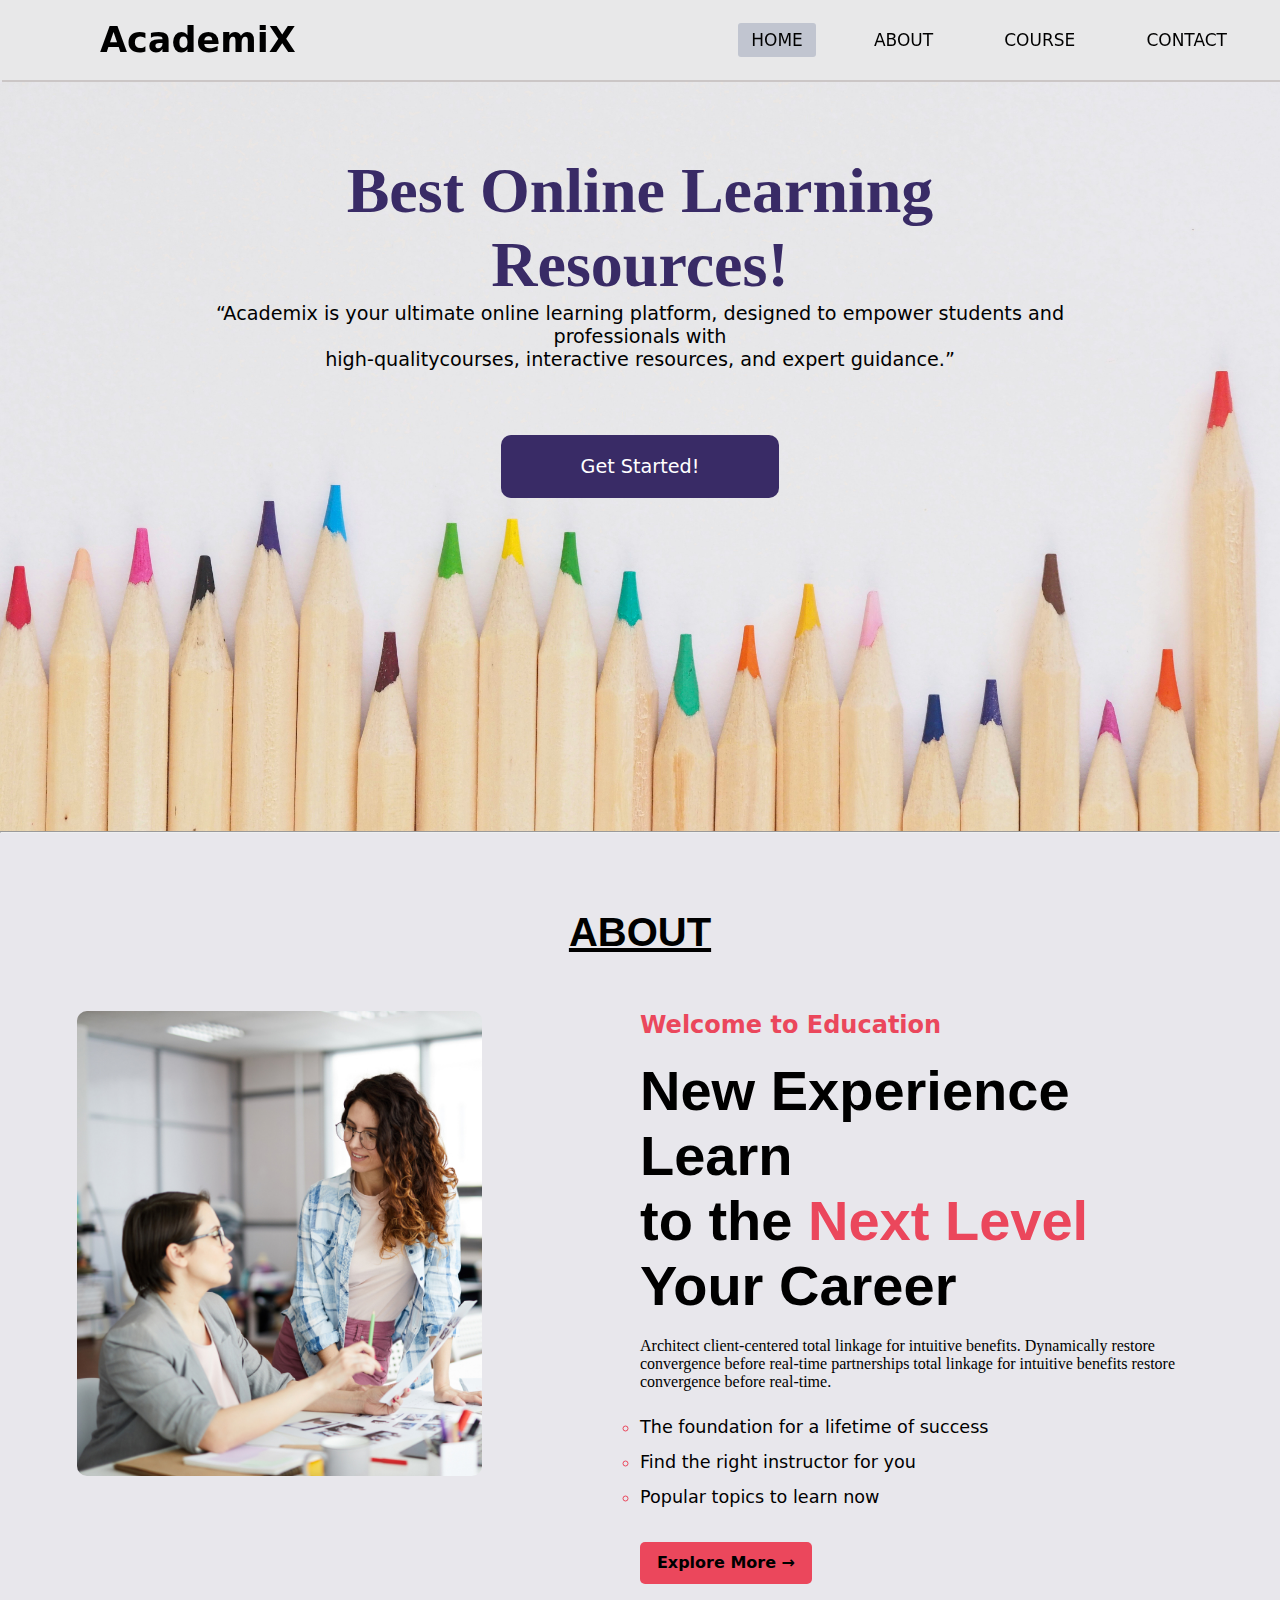
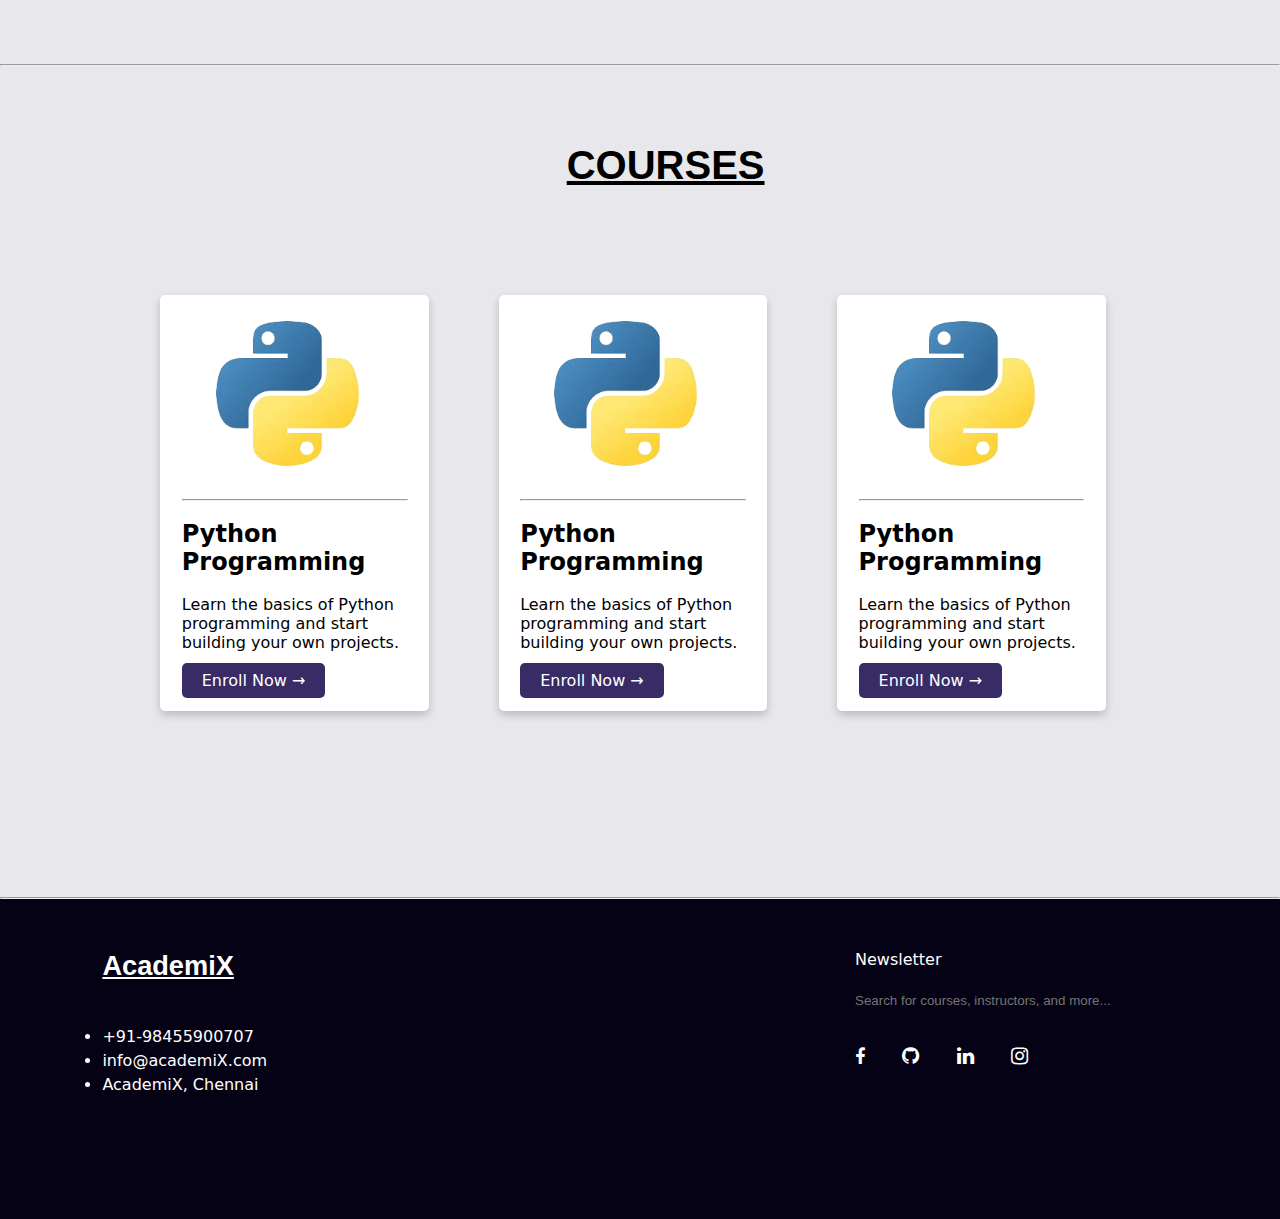
<file: index.html>
<!DOCTYPE html>
<html lang="en">
<head>
    <meta charset="UTF-8">
    <meta name="viewport" content="width=device-width, initial-scale=1.0">
    <title>AcademiX</title>
    <link rel="stylesheet" href="style.css">
    <link rel="stylesheet" href="https://cdnjs.cloudflare.com/ajax/libs/font-awesome/4.7.0/css/font-awesome.min.css">
</head>
<body>
    <div class="main">
        <nav>
            <input type="checkbox" id="check">
            <label for="check" class="checkbtn">
                <i class="fa fa-bars"></i>
            </label>
            <label class="logo">AcademiX</label>
            <ul>
                <li><a class="active" href="#">Home</a></li>
                <li><a href="#">About</a></li>
                <li><a href="#">Course</a></li>
                <li><a href="#">Contact</a></li>
            </ul>
        </nav>
        <div class="banner">
            <div class="tagline">
                <h1>Best Online Learning Resources!</h1>
                <p>“Academix is your ultimate online learning platform, designed to empower students and professionals with <br>high-qualitycourses, interactive resources, and expert guidance.”</p>
                <a href="">Get Started!</a>
            </div>
        </div><hr>
        <div class="about">
            <h1>ABOUT</h1>
            <div class="content">
               <h6>Welcome to Education</h6><br>
               <h1>New Experience Learn <br>to the <span>Next Level</span>
                <br>Your Career</h1><br>
                <p>Architect client-centered total linkage for intuitive benefits. Dynamically restore convergence before real-time partnerships total linkage for intuitive benefits restore convergence before real-time.</p> <br>
                <li>The foundation for a lifetime of success</li>
                <li>Find the right instructor for you</li>
                <li>Popular topics to learn now</li>
                <a href="">Explore More &#8594;</a>
            </div>
            <div class="image">
                <img src="about_html.jpg" alt="">
            </div>
        </div>
        <hr>
        <div class="course">
            <h1>COURSES</h1>
            <div class="card">
                <img src="python-removebg-preview.png" alt=""><hr><br>
                <h2>Python Programming</h2><br>
                <p>Learn the basics of Python programming and start building your own projects.</p><br>
                <a href="">Enroll Now &#8594;</a>
            </div>
            <div class="card">
                <img src="python-removebg-preview.png" alt=""><hr><br>
                <h2>Python Programming</h2><br>
                <p>Learn the basics of Python programming and start building your own projects.</p><br>
                <a href="">Enroll Now &#8594;</a>
            </div>
            <div class="card">
                <img src="python-removebg-preview.png" alt=""><hr><br>
                <h2>Python Programming</h2><br>
                <p>Learn the basics of Python programming and start building your own projects.</p><br>
                <a href="">Enroll Now &#8594;</a>
            </div>
        </div>
        <hr>
        <div class="contact">
            <div class="details">
                <h1>AcademiX</h1>
                <li>+91-98455900707</li>
                <li>info@academiX.com</li>
                <li>AcademiX, Chennai</li>
            </div>
            <div class="search">
                <span>Newsletter</span><br><br>
                <input type="text" placeholder="Search for courses, instructors, and more..."><br><br>
                <div class="icon">
                    <a href=""><i class="fa fa-facebook-f" style="font-size:18px;color:white"></i></a>
                    <a href="https://github.com/mohitgupta123" target="_blank"><i class="fa fa-github" style="font-size:20px;color:white"></i></a>
                    <a href="https://www.linkedin.com/in/mohit-gupta-195b56253/" target="_blank"><i class="fa fa-linkedin" style="font-size:20px;color:white"></i></a>
                    <a href=""><i class="fa fa-instagram" style="font-size:20px;color:white"></i></a>
                </div>
            </div>
        </div>
    </div>
</body>
</html>
</file>
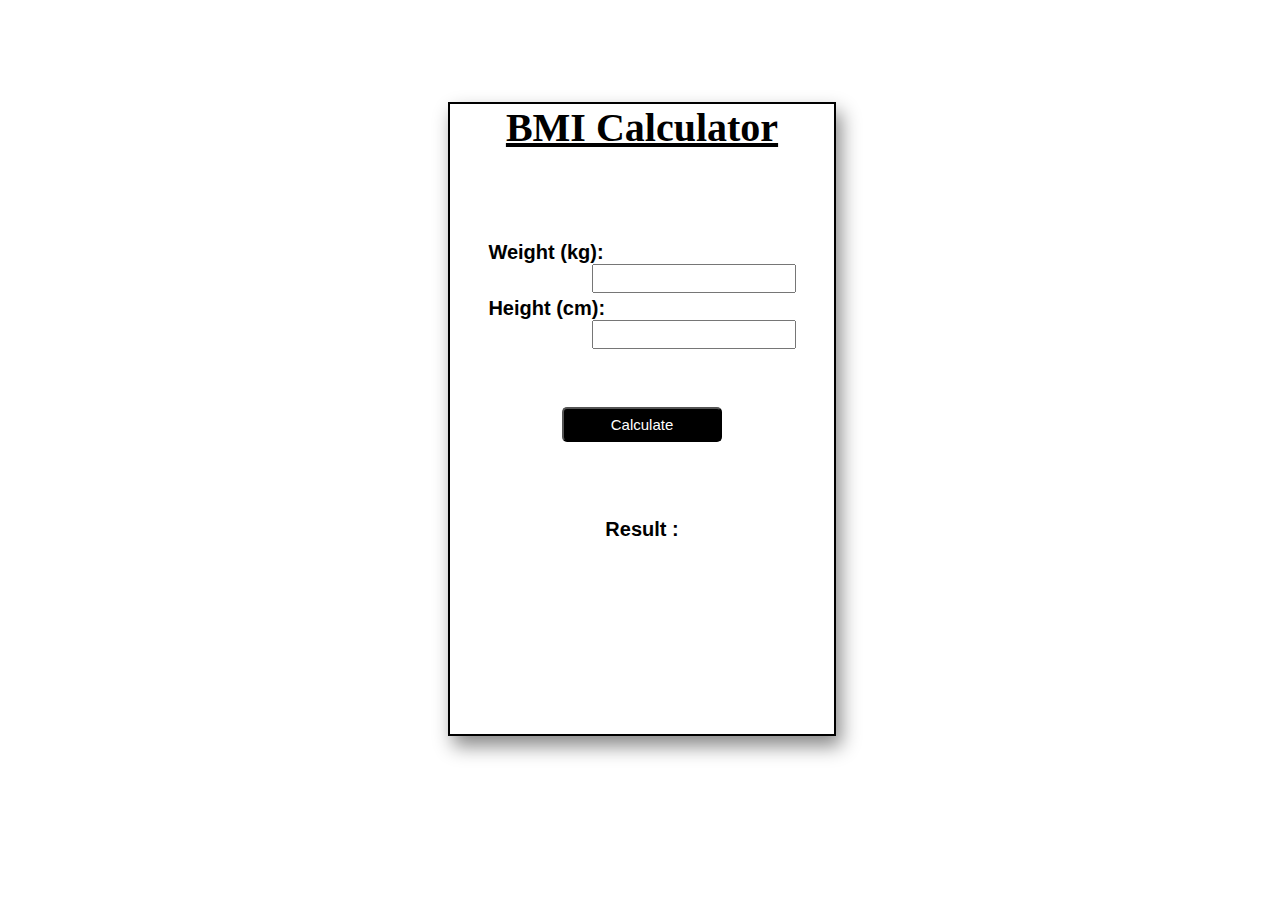
<file: BMI_Calculator/index.html>
<!DOCTYPE html>
<html lang="en">

<head>
    <meta charset="UTF-8">
    <meta name="viewport" content="width=device-width, initial-scale=1.0">
    <title>BMI Calculator</title>
    <link rel="stylesheet" href="style.css">
    <script src="bmi.js"></script>
</head>

<body>
    <div class="main">
        <h1>BMI Calculator</h1>
        <form>
            <div class="row">
                <label for="weight">Weight (kg):</label>
                <input type="number" id="weight" name="weight" required><br>
            </div>
            <div class="row">
                <label for="height">Height (cm):</label>
                <input type="number" id="height" name="height" required><br>
            </div>
            <button type="submit" onclick="event.preventDefault(); calc();">Calculate</button>
        </form>
        <span>Result : </span>
        <p id="result"> </p>
    </div>

</body>

</html>
</file>
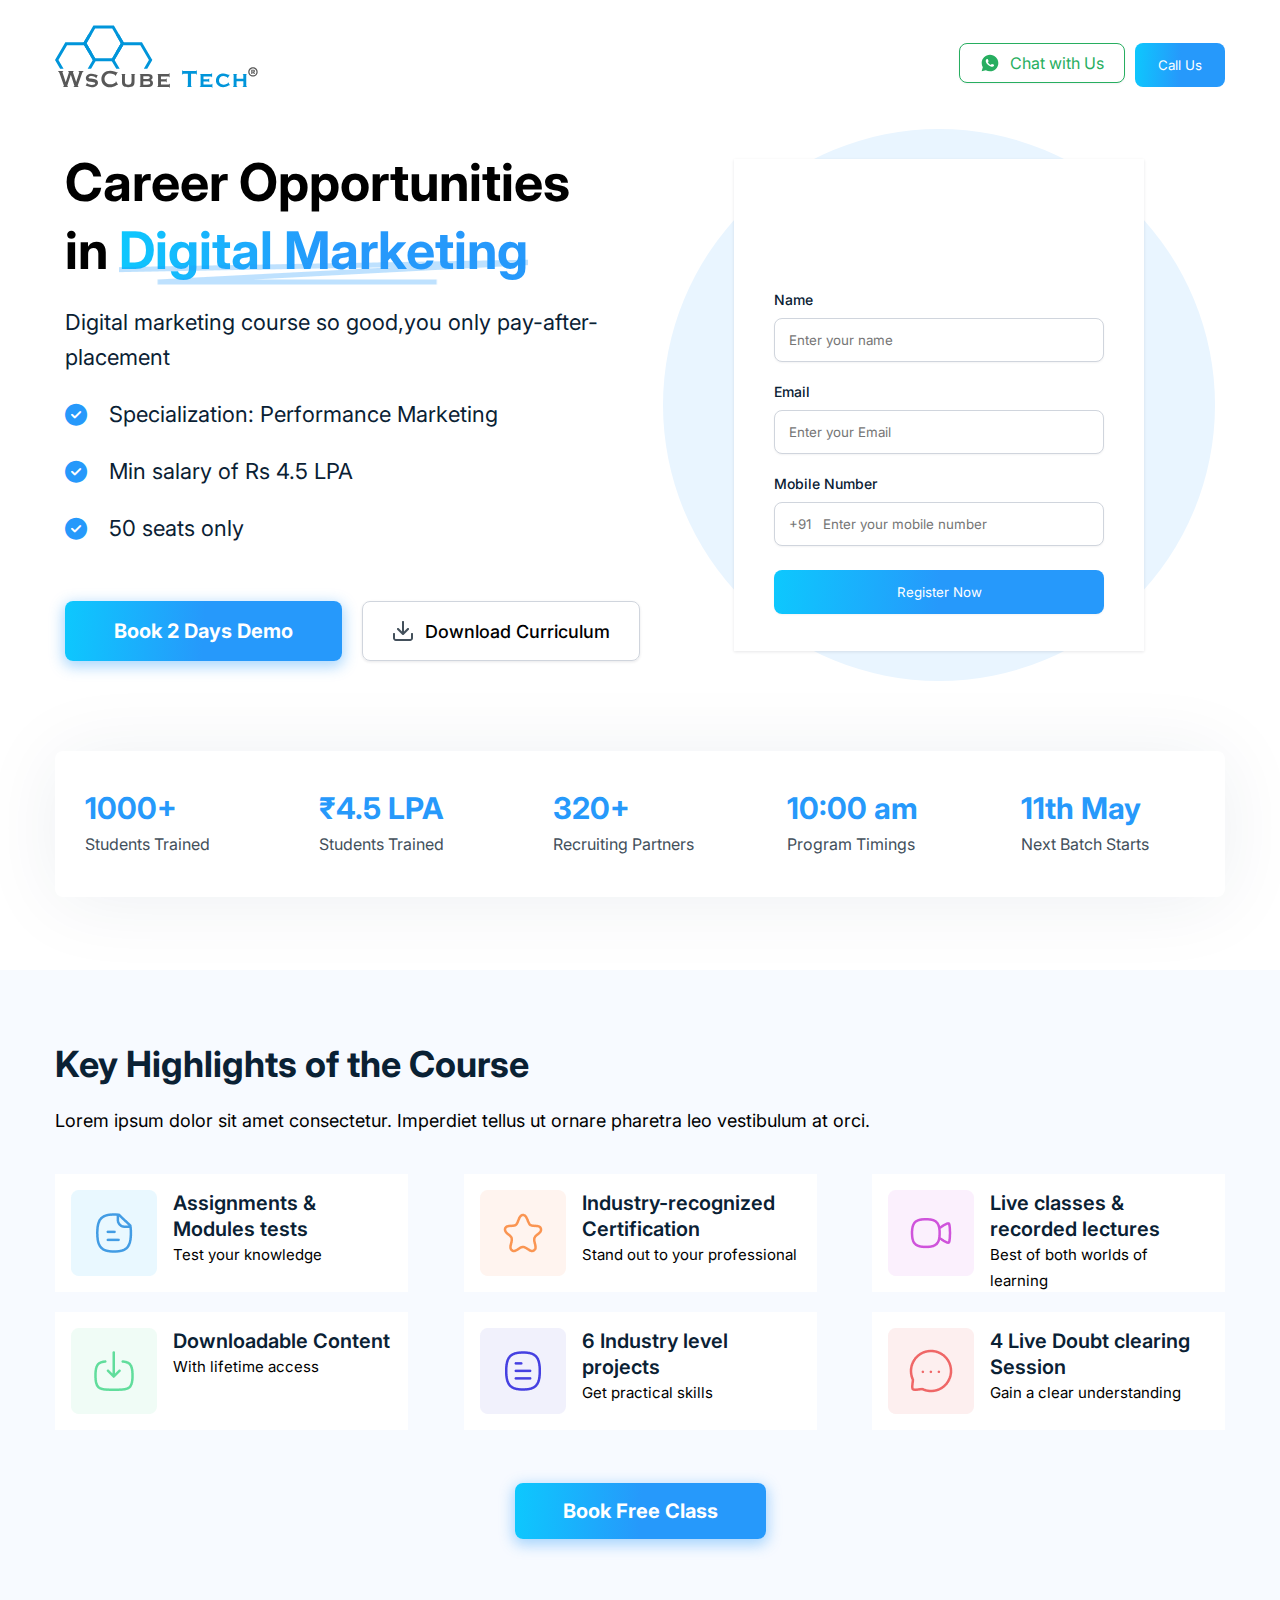
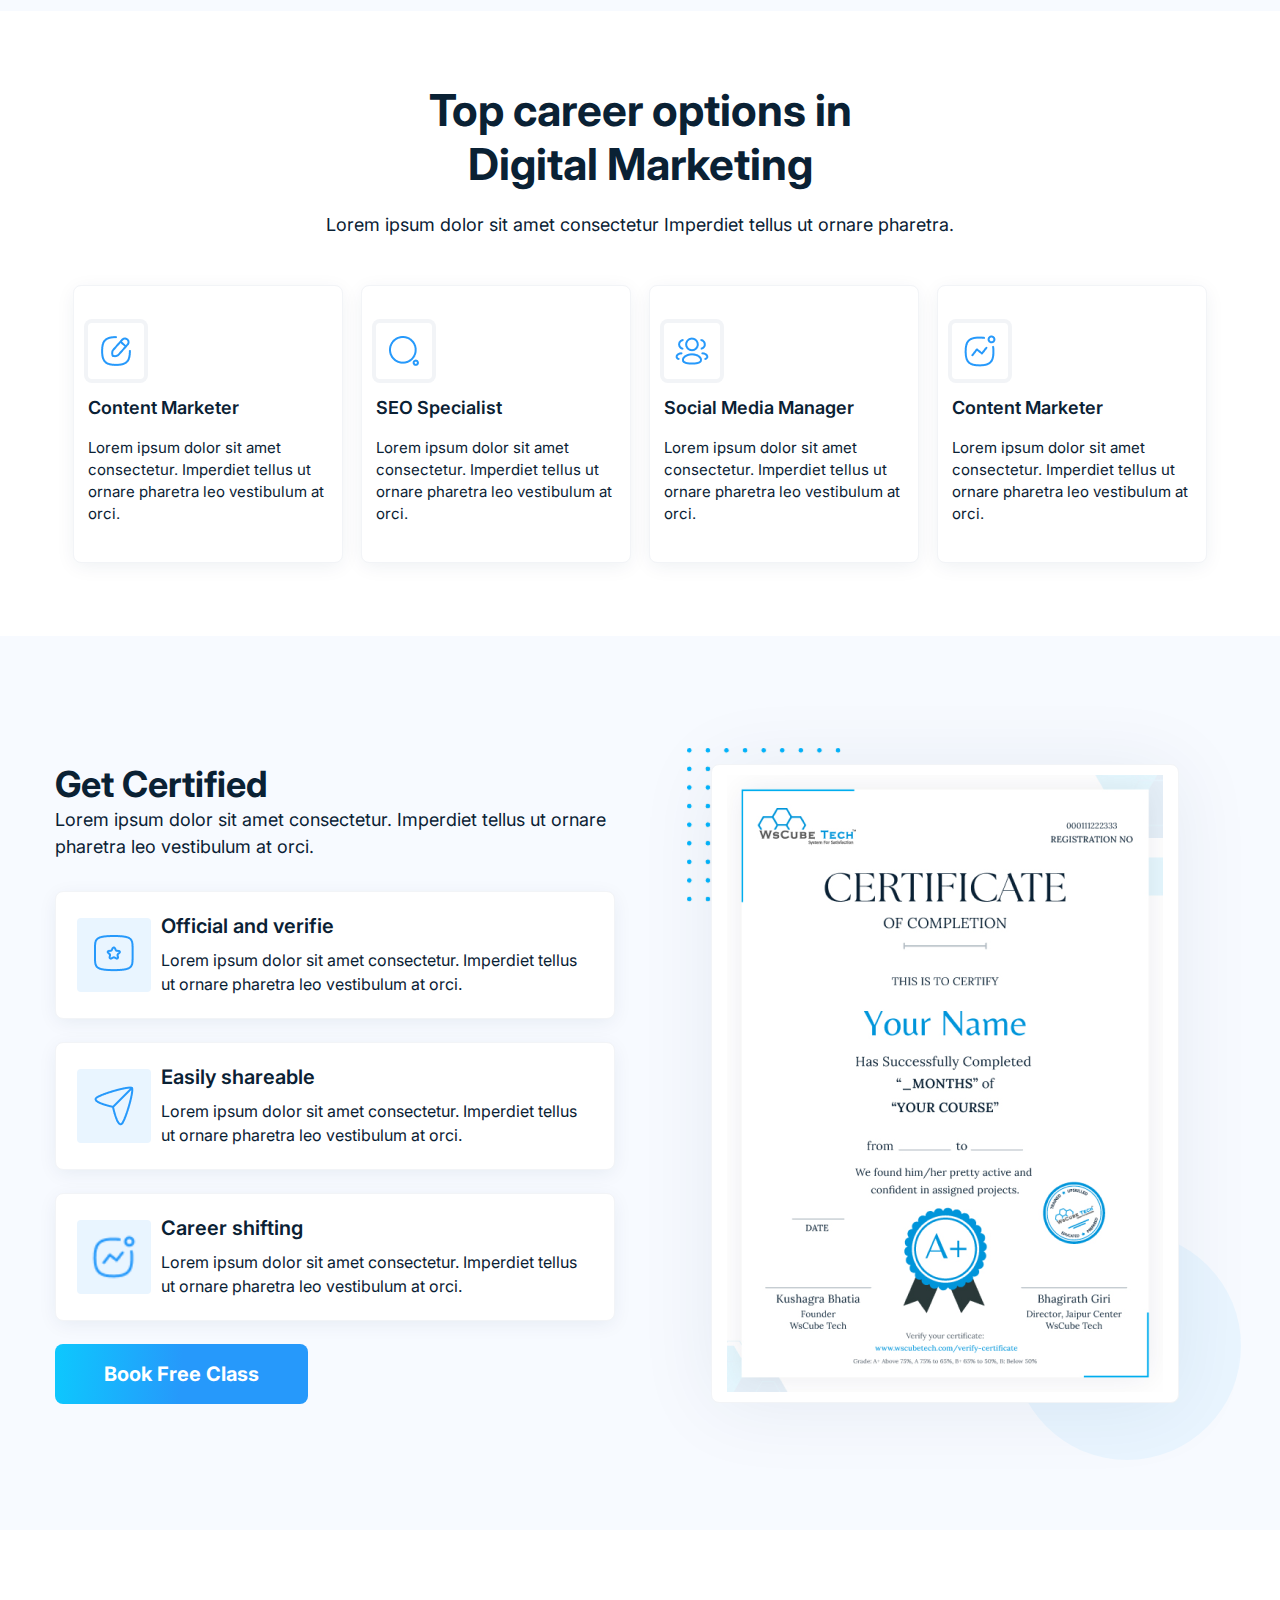
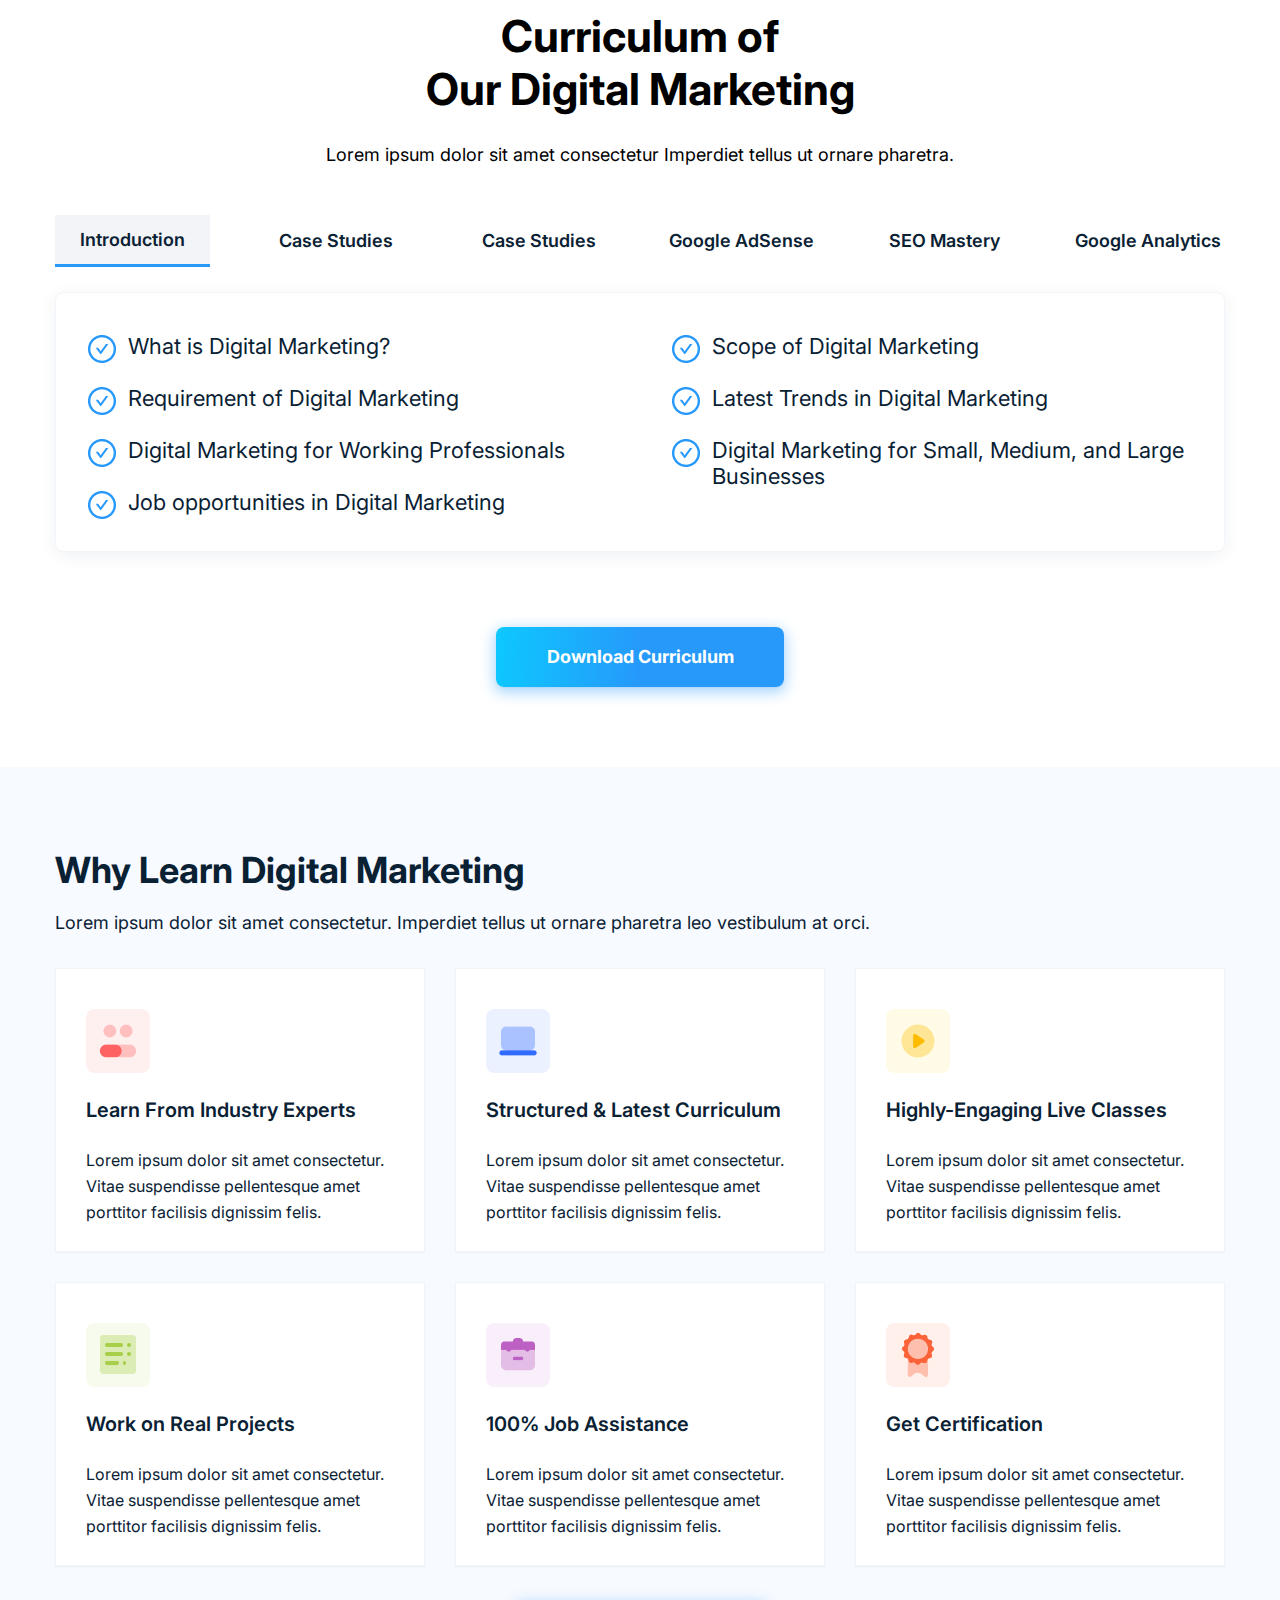
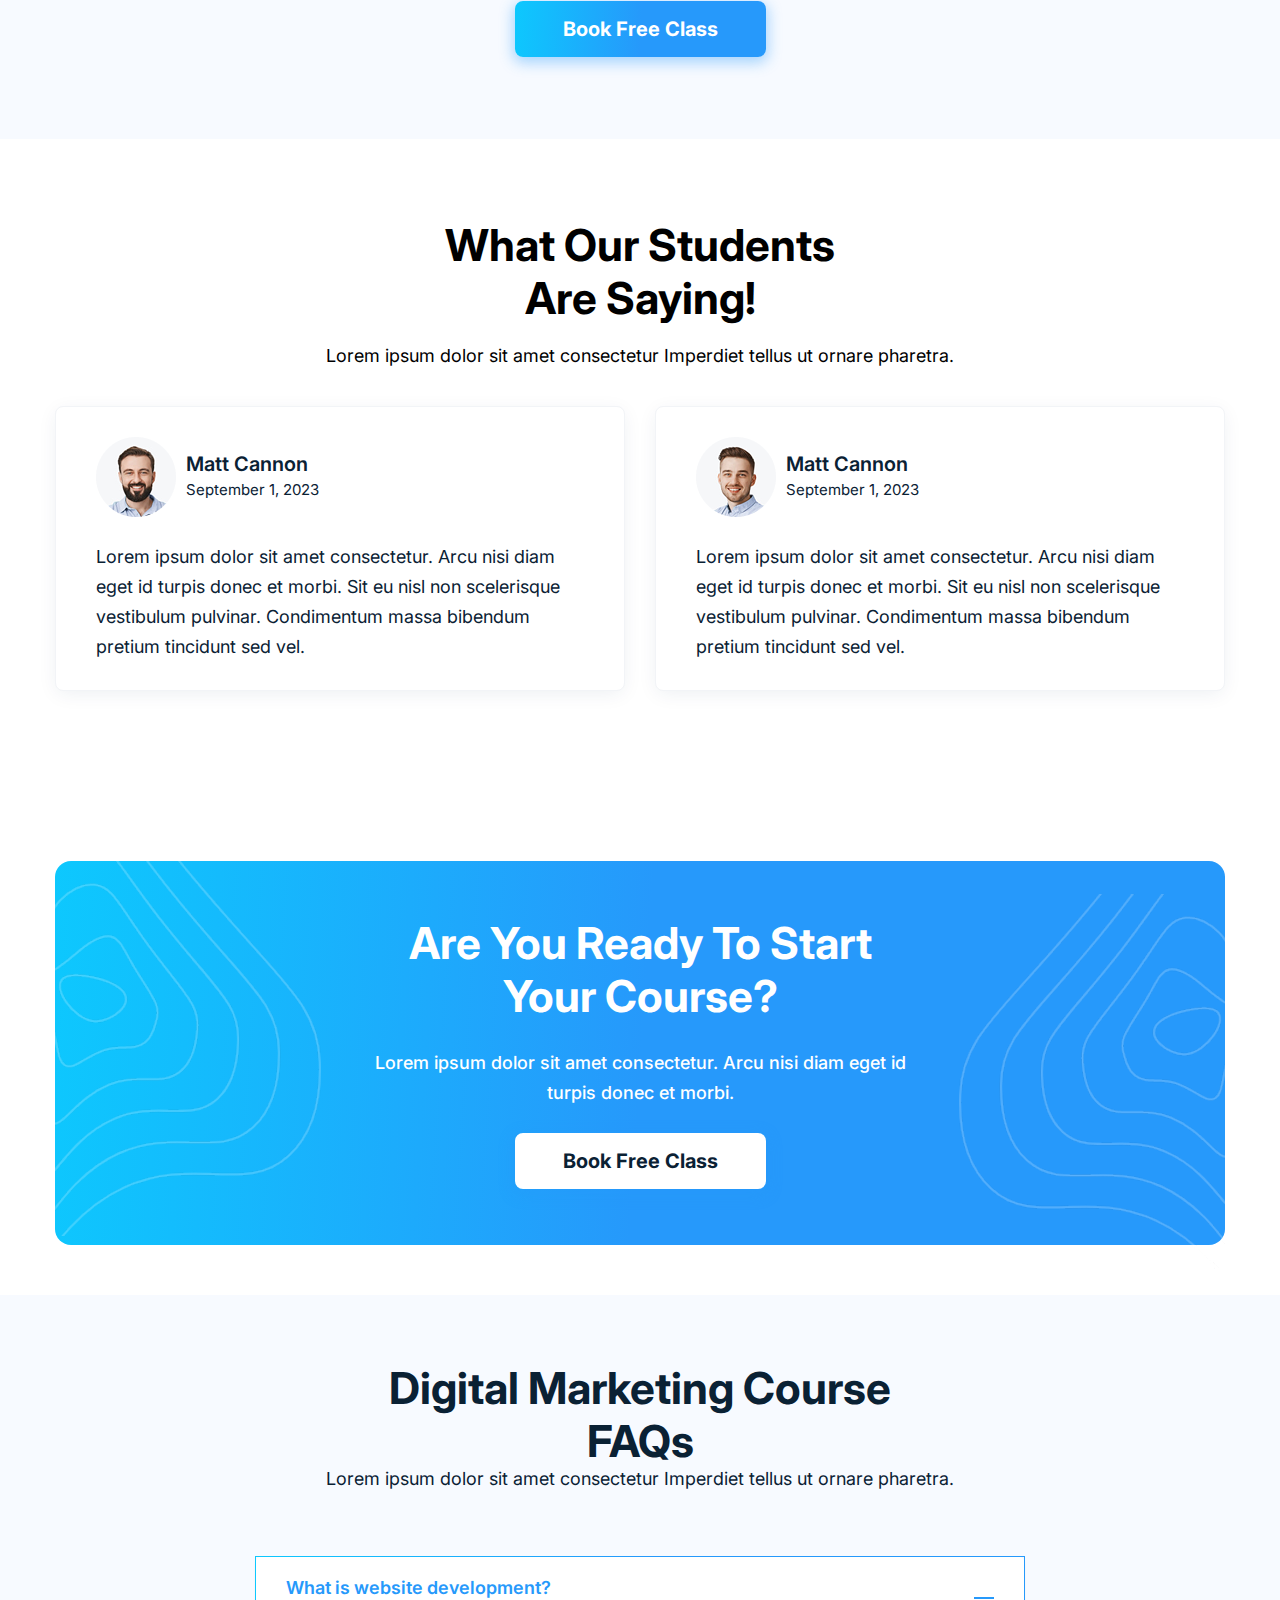
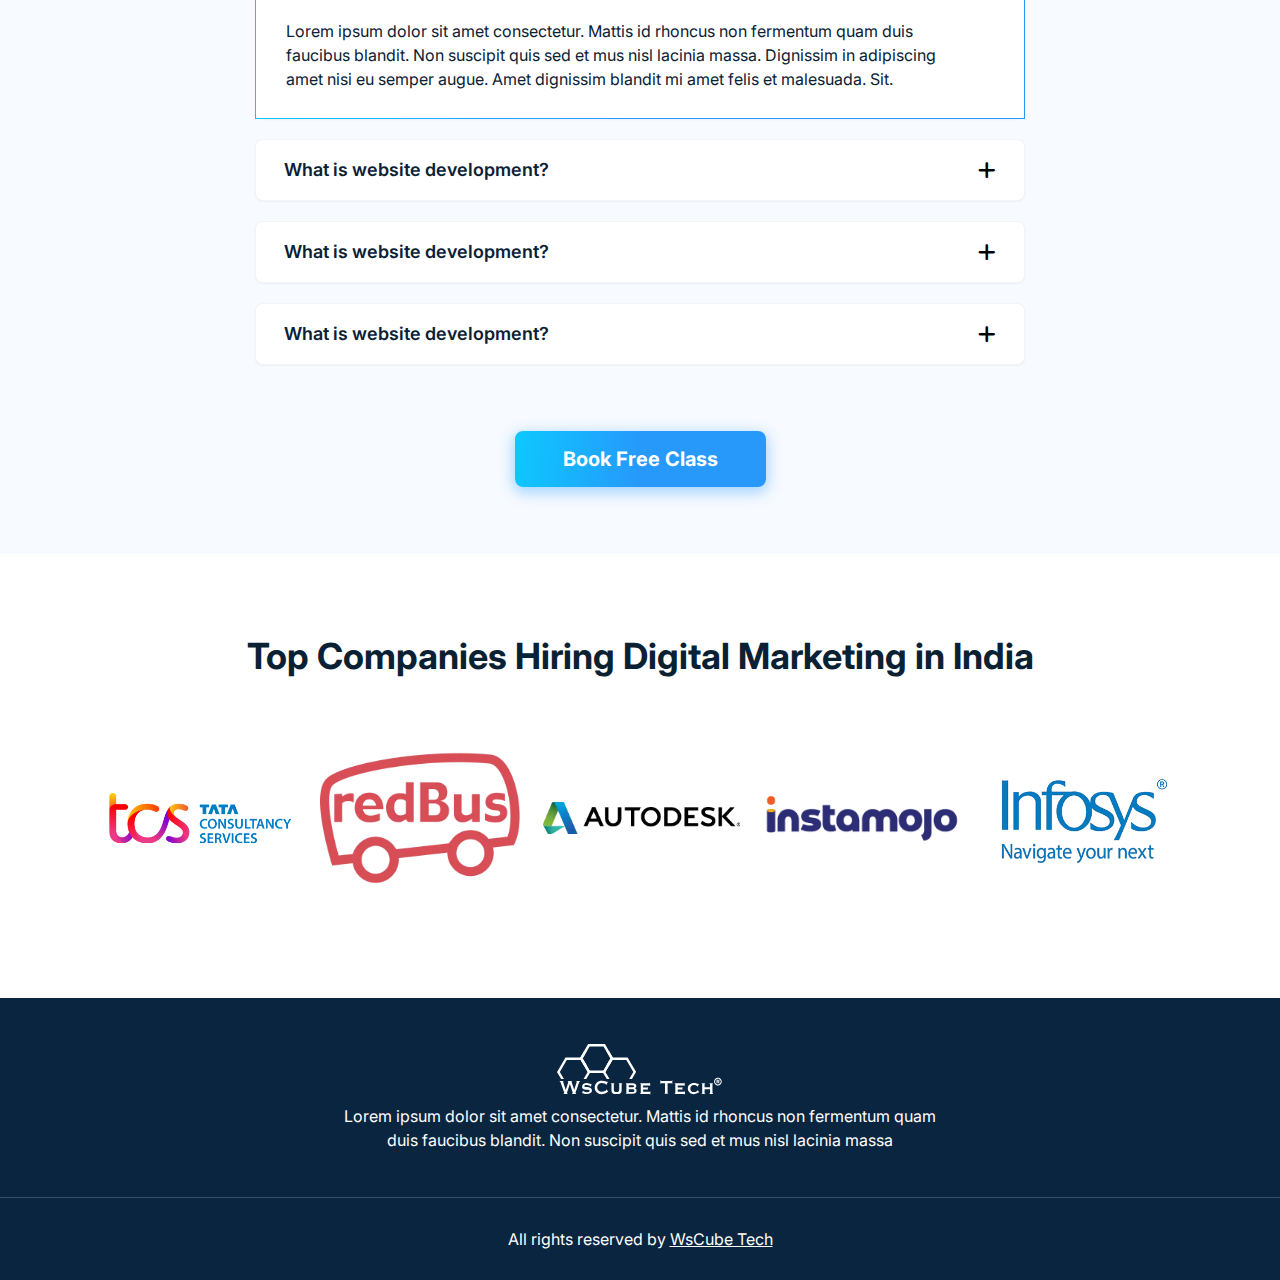
<file: Webpage_clone/index.html>
<!DOCTYPE html>
<html>
<head>
	<meta charset="utf-8">
	<meta name="viewport" content="width=device-width, initial-scale=1">
	<link rel="stylesheet" type="text/css" href="Style.css">
	<link rel="stylesheet" type="text/css" href="Responsive.css">
	<link rel="stylesheet" type="text/css" href="https://cdnjs.cloudflare.com/ajax/libs/font-awesome/6.7.2/css/all.min.css">
	<link href="https://fonts.googleapis.com/css2?family=Inter:ital,opsz,wght@0,14..32,100..900;1,14..32,100..900&display=swap" rel="stylesheet">
	<title>WsCube Tech</title>
</head>
<body>
	<header>
		<div class="header-outer">
			<figure>
				<img src="Images/logo.svg">
			</figure>
			<div class="headerButton">
				<button class="WhatsaapBtn"><img src="Images/whatsaap.svg">Chat with Us</button>
				<button class="PhoneBtn">Call Us</button>
			</div>
		</div>
	</header>
	<main>
		<section id="Register-form">
			<div class="form-main">
				<aside class="form-left">
					<figcaption>
						<h1>Career Opportunities <br> in <span>Digital Marketing</span></h1>
					</figcaption>
					
					<ul>
						<li>
							<figcaption>
								<h2>Digital marketing course so good,you only pay-after-placement</h2>
							</figcaption>
						</li>
						<li><i class="fa-solid fa-circle-check"></i>Specialization: Performance Marketing</li>
						<li><i class="fa-solid fa-circle-check"></i>Min salary of Rs 4.5 LPA</li>
						<li><i class="fa-solid fa-circle-check"></i>50 seats only</li>
					</ul>
					<div class="form-left-btn">
						<button class="BtnOne">Book 2 Days Demo</button>
						<button class="BtnTwo">
							<img src="Images/download.png" alt="download-icon">
							<span>Download Curriculum</span>
						</button>
					</div>
				</aside>
				<aside class="form-right">
					<div class="bottom-circle">
						<div class="form-area">
							<form class="Input-field">
								<div class="form-Union-area"></div>
								<div class="Input-Field-Base">
									<div class="Input-with-label">
										<label>Name</label>
										<input type="text" name="Name" id="Name" class="Input-Area" placeholder="Enter your name">
									</div>
									<div class="Input-with-label">
										<label>Email</label>
										<input type="text" name="Email" id="Email" class="Input-Area" placeholder="Enter your Email">
									</div>
									<div class="Input-with-label">
										<label>Mobile Number</label>
										<input type="text" name="Email" class="Input-Area" id="mobile-number" pattern="" placeholder="+91 &nbsp Enter your mobile number">
									</div>
								</div>
								<button class="Register-btn">Register Now</button>
							</form>
						</div>
					</div>
				</aside>
			</div>
		</section>
		<!-- End of Reistration Form Section -->
		
		
		<section id="ThirdSection">
			<div class="ThirdSectionOuter">
				<div class="Achivement">
					<div class="number">1000+</div>
					<div class="text">Students Trained</div>
				</div>
				<div class="Achivement">
					<div class="number">₹4.5 LPA</div>
					<div class="text">Students Trained</div>
				</div>
				<div class="Achivement">
					<div class="number">320+</div>
					<div class="text">Recruiting Partners</div>
				</div>
				<div class="Achivement">
					<div class="number">10:00 am</div>
					<div class="text">Program Timings</div>
				</div>
				<div class="Achivement">
					<div class="number">11th May</div>
					<div class="text">Next Batch Starts</div>
				</div>
			</div>
		</section>
		<!-- End of Achivements -->
		
		
		<section id="highlights">
			<div class="highlights-wrapper">
				<div class="highlights-heading">
					<h4>Key Highlights of the Course</h4> 
					<p>Lorem ipsum dolor sit amet consectetur. Imperdiet tellus ut ornare pharetra leo vestibulum at orci.</p> 
				</div>
				<div class="highlights-feature">
					
					<div class="highlights-feature-block">
						<div class="block-element">
							<img src="Images/Module-test.png">
							<div class="block-element-text">
								<h4>Assignments & Modules tests</h4>
								<p>Test your knowledge</p>
							</div>
						</div>
					</div>
					
					
					<div class="highlights-feature-block">
						<div class="block-element">
							<img src="Images/star.png">
							<div class="block-element-text">
								<h4>Industry-recognized Certification</h4>
								<p>Stand out to your professional</p>
							</div>
						</div>
					</div>
					
					<div class="highlights-feature-block">
						<div class="block-element">
							<img src="Images/video-icon.png">
							<div class="block-element-text">
								<h4>Live classes & recorded lectures</h4>
								<p>Best of both worlds of learning</p>
							</div>
						</div>
					</div>
					
					<div class="highlights-feature-block">
						<div class="block-element">
							<img src="Images/download-icon2.png">
							<div class="block-element-text">
								<h4>Downloadable Content</h4>
								<p>With lifetime access</p>
							</div>
						</div>
					</div>
					
					<div class="highlights-feature-block">
						<div class="block-element">
							<img src="Images/project-icon.png">
							<div class="block-element-text">
								<h4>6 Industry level projects</h4>
								<p>Get practical skills</p>
							</div>
						</div>
					</div>
					
					<div class="highlights-feature-block">
						<div class="block-element">
							<img src="Images/chat-icon.png">
							<div class="block-element-text">
								<h4>4 Live Doubt clearing Session</h4>
								<p>Gain a clear understanding</p>
							</div>
						</div>
					</div>
				</div>
			</div>
			<div  class="free-class-btn">
				<a href="#">Book Free Class</a>
			</div>
		</section>
		<!-- End of Key Highlights of the Course -->
		
		<section id="Digital-marketing">
			<div class="Digital-marketing-wrapper">
				<div class="Digi-heading">
					<h3>Top career options in </br>Digital Marketing</h3>
					<p>Lorem ipsum dolor sit amet consectetur Imperdiet tellus ut ornare pharetra.</p>
				</div>
				<div class="digi-cards">
					<div class="cards-chapter">
						<div class="cards-img">
							<img src="Images/content-icon.png" alt="icon">
						</div>
						<h4>Content Marketer</h4>
						<p>
							Lorem ipsum dolor sit amet consectetur. Imperdiet tellus ut ornare pharetra leo vestibulum at orci.
						</p>
					</div>
					
					<div class="cards-chapter">
						<div class="cards-img">
							<img src="Images/seo-icon.png" alt="icon">
						</div>
						<h4>SEO Specialist</h4>
						<p>
							Lorem ipsum dolor sit amet consectetur. Imperdiet tellus ut ornare pharetra leo vestibulum at orci.
						</p>
					</div>
					
					<div class="cards-chapter">
						<div class="cards-img">
							<img src="Images/3 User.png" alt="icon">
						</div>
						<h4>Social Media Manager</h4>
						<p>
							Lorem ipsum dolor sit amet consectetur. Imperdiet tellus ut ornare pharetra leo vestibulum at orci.
						</p>
					</div>
					
					<div class="cards-chapter">
						<div class="cards-img">
							<img src="Images/marketing-analyst.png" alt="icon">
						</div>
						<h4>Content Marketer</h4>
						<p>
							Lorem ipsum dolor sit amet consectetur. Imperdiet tellus ut ornare pharetra leo vestibulum at orci.
						</p>
					</div>
				</div>
			</div>
		</section>
		<!-- End of Top career options in Digital Marketing -->
		
		
		<div id="Certificate">
			<section class="Certificate-wrapper">
				<aside class="Certificate-left">
					<div class="Certificate-header">
						<h4>Get Certified</h4>
						<p>
							Lorem ipsum dolor sit amet consectetur. Imperdiet tellus ut ornare pharetra leo vestibulum at orci.
						</p>
					</div>
					<div class="Certificate-mid">
						<div class="Certificate-mid-cards">
							<div class="Certificate-img">
								<img src="Images/official-star.png" alt="official-star">
							</div>
							<div class="cards-text">
								<h4>Official and verifie</h4>
								<p>
									Lorem ipsum dolor sit amet consectetur. Imperdiet tellus ut ornare pharetra leo vestibulum at orci.
								</p>
							</div>
						</div>
						<div class="Certificate-mid-cards">
							<div class="Certificate-img">
								<img src="Images/sharable.png" alt="sharable">
							</div>
							<div class="cards-text">
								<h4>Easily shareable</h4>
								<p>
									Lorem ipsum dolor sit amet consectetur. Imperdiet tellus ut ornare pharetra leo vestibulum at orci.
								</p>
							</div>
						</div>
						<div class="Certificate-mid-cards">
							<div class="Certificate-img">
								<img src="Images/marketing-analyst.png" alt="marketing-analyst">
							</div>
							<div class="cards-text">
								<h4>Career shifting</h4>
								<p>
									Lorem ipsum dolor sit amet consectetur. Imperdiet tellus ut ornare pharetra leo vestibulum at orci.
								</p>
							</div>
						</div>
					</div>
					<div class="Certificate-bottom-btn">
						<a href="#">Book Free Class</a>
					</div>
				</aside>
				<aside class="Certificate-right">
					<img src="Images/dottes.png" alt="dottes">
					<div class="certificate-outline">
						<img src="Images/certificate.png" alt="certificate">
					</div>
					<div class="certificate-outline-background-circle"></div>
				</aside>
			</section>
		</div>
		<!-- End of Get Certified -->
		
		
		<div id="Curriculum-part">
			<section class="Curriculum-wrapper">
				<div class="Curriculum-header">
					<h3>Curriculum of </br> Our Digital Marketing</h3>
					<p>
						Lorem ipsum dolor sit amet consectetur Imperdiet tellus ut ornare pharetra.
					</p>
				</div>
				<div class="Curriculum-navbar">
					<nav>
						<ul>
							<li><a href="#">Introduction</a></li>
							<li><a href="#">Case Studies</a></li>
							<li><a href="#">Case Studies</a></li>
							<li><a href="#">Google AdSense</a></li>
							<li><a href="#">SEO Mastery</a></li>
							<li><a href="#">Google Analytics</a></li>
						</ul>
					</nav>
					<div class="Curriculum-nav-intro-part">
						<aside class="Curriculam-Nav-IntroPart-left">
							<ul>
								<li>
									<img src="Images/tick-icon.png">
									<p>What is Digital Marketing?</p>
								</li>
								<li>
									<img src="Images/tick-icon.png">
									<p>Requirement of Digital Marketing</p>
								</li>
								<li>
									<img src="Images/tick-icon.png">
									<p>Digital Marketing for Working Professionals</p>
								</li>
								<li>
									<img src="Images/tick-icon.png">
									<p>Job opportunities in Digital Marketing</p>
								</li>
							</ul>
						</aside>
						<aside class="Curriculam-Nav-IntroPart-right">
							<ul>
								<li>
									<img src="Images/tick-icon.png">
									<p>Scope of Digital Marketing</p>
								</li>
								<li>
									<img src="Images/tick-icon.png">
									<p>Latest Trends in Digital Marketing</p>
								</li>
								<li>
									<img src="Images/tick-icon.png">
									<p>Digital Marketing for Small, Medium, and Large </br>Businesses</p>
								</li>
							</ul>
						</aside>
					</div>
				</div>
				<div class="download-btn Curriculum-btn"><a href="#">Download Curriculum</a></div>
			</section>
		</div>
		<!-- End of Curriculum of Our Digital Marketing -->
		
		
		<div id="why-learn">
			<section class="why-learn-wrapper">
				<div class="why-learn-header">
					<h4>Why Learn Digital Marketing</h4>
					<p>
						Lorem ipsum dolor sit amet consectetur. Imperdiet tellus ut ornare pharetra leo vestibulum at orci.
					</p>	
				</div>
				<div class="why-learn-chapters">
					<div class="why-learn-card">
						<img src="Images/experts-icon.png" alt="experts-icon">
						<h4>Learn From Industry Experts</h4>
						<p>
							Lorem ipsum dolor sit amet consectetur. Vitae suspendisse pellentesque amet porttitor facilisis dignissim felis.
						</p>
					</div>
					
					<div class="why-learn-card">
						<img src="Images/curriculam-icon.png" alt="curriculam-icon">
						<h4>Structured & Latest Curriculum</h4>
						<p>
							Lorem ipsum dolor sit amet consectetur. Vitae suspendisse pellentesque amet porttitor facilisis dignissim felis.
						</p>
					</div>
					
					<div class="why-learn-card">
						<img src="Images/play-btn-icon.png" alt="play-btn-icon">
						<h4>Highly-Engaging Live Classes</h4>
						<p>
							Lorem ipsum dolor sit amet consectetur. Vitae suspendisse pellentesque amet porttitor facilisis dignissim felis.
						</p>
					</div>
					
					<div class="why-learn-card">
						<img src="Images/real-project-icon.png" alt="real-project-icon">
						<h4>Work on Real Projects</h4>
						<p>
							Lorem ipsum dolor sit amet consectetur. Vitae suspendisse pellentesque amet porttitor facilisis dignissim felis.
						</p>
					</div>
					
					<div class="why-learn-card">
						<img src="Images/job-assistance-icon.png" alt="job-assistance-icon">
						<h4>100% Job Assistance</h4>
						<p>
							Lorem ipsum dolor sit amet consectetur. Vitae suspendisse pellentesque amet porttitor facilisis dignissim felis.
						</p>
					</div>
					
					<div class="why-learn-card">
						<img src="Images/cetification.png" alt="Certification">
						<h4>Get Certification</h4>
						<p>
							Lorem ipsum dolor sit amet consectetur. Vitae suspendisse pellentesque amet porttitor facilisis dignissim felis.
						</p>
					</div>
				</div>
				<div class="book-free-class-btn free-class-btn">
					<a href="#">Book Free Class</a>
				</div>
			</section>
		</div>
		<!-- End of Why Learn Digital Marketing -->
		
		<div id="Students-feedback">
			<section class="Students-feedback-wrapper">
				<div class="Students-feedback-heading">
					<h3>What Our Students</br> Are Saying!</h3>
					<p>
						Lorem ipsum dolor sit amet consectetur Imperdiet tellus ut ornare pharetra.
					</p>
				</div>
				<div class="Students-feedback-chapter">
					<div class="Students-feedback-card">
						<div class="name-photo">
							<img src="Images/Matt-Cannon.png" alt="Matt-Cannon">
							<h5>
								Matt Cannon </br> 
								<span>September 1, 2023</span>
							</h5>
						</div>
						<p>
							Lorem ipsum dolor sit amet consectetur. Arcu nisi diam eget id turpis donec et morbi. Sit eu nisl non scelerisque vestibulum pulvinar. Condimentum massa bibendum pretium tincidunt sed vel.
						</p>
					</div>
					
					<div class="Students-feedback-card">
						<div class="name-photo">
							<img src="Images/Matt-Cannon2.png" alt="Matt-Cannon2">
							<h5>
								Matt Cannon </br> 
								<span>September 1, 2023</span>
							</h5>
						</div>
						<p>
							Lorem ipsum dolor sit amet consectetur. Arcu nisi diam eget id turpis donec et morbi. Sit eu nisl non scelerisque vestibulum pulvinar. Condimentum massa bibendum pretium tincidunt sed vel.
						</p>
					</div>
				</div>
			</section>
		</div>
		<!-- End of What Our Students Are Saying! -->
		
		<div id="Enroll-now">
			<section class="Enroll-now-wrapper">
				<h3>Are You Ready To Start</br> Your Course?</h3>
				<p>
					Lorem ipsum dolor sit amet consectetur. Arcu nisi diam eget id</br> turpis donec et morbi.
				</p>
				<div class="Enroll-now-btn free-class-btn">
					<a href="#">Book Free Class</a>
				</div>
			</section>
		</div>
		<!-- End of Are You Ready To Start Your Course? -->
		
		<div id="FAQs">
			<section class="FAQs-wrapper">
				<div class="FAQs-heading">
					<h3>Digital Marketing Course<br> FAQs</h3>
					<p>
						Lorem ipsum dolor sit amet consectetur Imperdiet tellus ut ornare pharetra.
					</p>
				</div>
				<div class="FAQs-QA">
					<div class="FAQs-QA-parts first">
						<h5>What is website development?</h5>
						<p>
							Lorem ipsum dolor sit amet consectetur. Mattis id rhoncus non fermentum quam duis faucibus blandit. Non suscipit quis sed et mus nisl lacinia massa. Dignissim in adipiscing amet nisi eu semper augue. Amet dignissim blandit mi amet felis et malesuada. Sit.
						</p>
						<div class="minus-sign"></div>
					</div>

					<div class="FAQs-QA-parts">
						<h5>What is website development?</h5>
						<i class="fa-solid fa-plus"></i>
					</div>
					<div class="FAQs-QA-parts">
						<h5>What is website development?</h5>
						<i class="fa-solid fa-plus"></i>
					</div>
					<div class="FAQs-QA-parts">
						<h5>What is website development?</h5>
						<i class="fa-solid fa-plus"></i>
					</div>
				</div>
				<div class="free-class-btn">
					<a href="#">Book Free Class</a>
				</div>	
			</section>
		</div>
		<!-- End of Digital Marketing Course FAQs -->

		<div id="Companies-list"></div>
			<section class="Companies-list-wrapper">
				<h4>Top Companies Hiring Digital Marketing in India</h4>
				<figure class="Companies-logo">
					<img src="Images/tcs2.png" alt="tcs-logo">
					<img src="Images/redbus-logo.webp" alt="redbus-logo">
					<img src="Images/autodesk-logo.webp" alt="autodesk-logo">
					<img src="Images/instamojo-logo.webp" alt="instamojo-logo">
					<img src="Images/infosys-logo2.png" alt="infosys-logo">
				</figure>
			</section>
			<footer>
				<div class="upper">
					<img src="Images/wscubetech logo_black 2.svg" alt="WsCube Tech logo">
					<P>
						Lorem ipsum dolor sit amet consectetur. Mattis id rhoncus non fermentum quam<br> duis faucibus blandit. Non suscipit quis sed et mus nisl lacinia massa
					</P>
				</div>
				<div class="copyright">
					<p>All rights reserved by <a href="#">WsCube Tech</a></p>
				</div>
			</footer>
	</main>
</body>
</html>
</file>
<file: style.css>
*{
    margin:0px;
    padding:0px;
    text-decoration: none;
    list-style: none;
    box-sizing: border-box;
}
body{
    font-family: system-ui, -apple-system, BlinkMacSystemFont, 'Segoe UI', Roboto, Oxygen, Ubuntu, Cantarell, 'Open Sans', 'Helvetica Neue', sans-serif;
}
/* navbar */
nav{
    height: 80px;
    width:100%;
    position: fixed;
    box-shadow: 2px 2px #cbc6c6;
    background-color: rgb(232, 232, 233);
}
label.logo{
    font-size: 35px;
    line-height: 80px;
    padding: 0 100px;
    font-weight: bolder;
}
nav ul{
    float:right;
    margin-right: 20px;
}
nav ul li{
    display: inline-block;
    line-height: 80px; 
    margin: 0 20px;
}
nav ul li a{
    color: black;
    font-size: 17px;
    padding: 7px 13px;
    border-radius: 3px;
    text-transform: uppercase;
}
a.active,a.hower{
    background-color: rgb(193, 197, 208);
    transition: .5s;
}
.checkbtn{
    font-size: 30px;
    float: right;
    line-height: 80px;
    margin-right: 40px;
    cursor: pointer;
    display: none;
}
#check{
    display:none;
}
@media (max-width: 925px) {
    label.logo{
        font-size: 30px;
        padding-left: 50px;
    }
    nav ul li a{
        font-size: 16px;
    }
}
@media (max-width: 858px) {
    .checkbtn{
        display: block;
    }
    ul{
        position: fixed;
        width: 100%;
        height: 100vh;
        background-color: rgb(211, 217, 234);
        top: 80px;
        left: -100%;
        text-align: center;
        transition: all 0.5s;
    }
    nav ul li{
        display: block;
    }
    nav ul li a{
        font-size: 20px;
    }
    a:hover,a.active{
        background: none;
        color:rgb(187, 205, 237);
    }
    #check:checked ~ul{
        left:0;
    }
}
@media (max-width: 361px) {
    label.logo{
        font-size: 20px;
    }
    .checkbtn{
        font-size: 20px;
    }
}
/* banner */
.banner{
    background: url(jess-bailey-l3N9Q27zULw-unsplash.jpg);
    width: 100%;
    height: 831px;
    background-size: 100% 831px;
    background-repeat: no-repeat;
    padding: 12%;
}
.tagline{
    margin: auto;
    width: 90%;
    height: 60%;
    text-align: center;
}
.tagline h1{
    font-size: 4rem;
    font-family:cursive;
    font-weight: bolder;
    color: rgb(57, 43, 102);
}
.tagline p{
    font-size: 1.2em;
}
.tagline a{
    text-decoration: none;
    line-height: 10;
    padding: 20px 80px;
    color: white;
    background-color:  rgb(57, 43, 102);
    border-radius: 10px;
    font-size: 1.2em;
}
.about{
    width: 100%;
    height: 831px;   
    padding: 6%;
    background-color: rgb(232, 231, 236);

}
.about h1{
    text-align: center;
    font-size: 2.5em;
    text-decoration: underline;
    font-family: Arial, Helvetica, sans-serif;
}
.content{
    width: 50%;
    height: 690px;
    float: right;
    padding-top: 5%;
}
.image{
    width: 45%;
    height: 690px;
    float: left;
    padding-top: 5%;
}
.image img{
    width: 80%;
    border-radius: 10px;
}
.content h6{
    font-size: 1.5em;
    font-weight: bolder;
    color: rgb(235, 71, 92);
}
.content h1{
    text-align: left;
    text-decoration: none;
    font-size: 3.5em;
    font-weight: bolder;
}
.content h1 span{
    color: rgb(235, 71, 92);
}
.content p{
    font-family:cursive;
}
.content li{
    list-style: circle;
    list-style-type:circle;
    line-height: 2;
    font-size: 1.1em;
}
.content li::marker {
    color: rgb(235, 71, 92);
  }
.content a{
    line-height: 6;
    padding: 2% 3%;
    background-color:  rgb(235, 71, 92);;
    color: black;
    font-weight: bolder;
    border-radius: 5px;
}
.course{
    width: 100%;
    height: 831px;   
    padding: 6%;
    padding-left: 10%;
    background-color: rgb(232, 231, 236);
}
.course h1{
    text-align: center;
    font-size: 2.5em;
    text-decoration: underline;
    font-family: Arial, Helvetica, sans-serif;
    
    
}
.card {
    box-shadow: 0 4px 8px 0 rgba(0,0,0,0.2);
    transition: 0.3s;
    width: 25%;
    border-radius: 5px;
    background-color: white;
    margin: 10% 3%;
    display: inline-block;
    padding: 2% 2%;
} 
.card img {
    border-radius: 5px 5px 0 0;
    margin-top: 2%;
    margin-left: 15%;
    width: 70%;
  }
  .card:hover {
    box-shadow: 0 8px 16px 0 rgba(0,0,0,0.2);
  }
.card a{
    color: white;
    background-color: rgb(57, 43, 102);
    padding: 8px 20px ;
    border-radius: 5px;
}
.contact h1{
    text-align: center;
    font-size: 2em;
    text-decoration: underline;
    font-family: Arial, Helvetica, sans-serif;  
}
.contact{
    width: 100%;
    height: 320px;
    background-color: rgb(6, 2, 21);
    padding: 4% 8%;
}
.contact h1{
    color: white;
    text-align: left;
    font-size: 1.7em;
    padding-bottom: 10%;
}
.details{
    width: 40%;
    float: left;
}
.details li{
    color: white;
    list-style: disc;
    line-height: 1.5;
}
.search{
    width: 60%;
    float: right;
    display: inline;
    position: relative;
    color: white;
}
.search span{
    float: right;
    width: 50%;  
}
.search input{
    float: right;
    width: 50%;
    padding: 5px 0px;
    border: none ;
    border-bottom: 2px white;
    background-color:rgb(6, 2, 21) ;
    color: white;
}
.icon{
    width: 50%;
    float: right;
    line-height: 4;
}
.icon a{
    padding-right: 10%;
}
</file>
<file: BMI_Calculator/style.css>
*{
    margin: 0px;
    padding: 0px;
}
.main{
    width: 30vw;
    height: 70vh;
    display:flexbox;
    border: 2px solid black;
    box-shadow: 5px 10px 18px #888888;
    margin: 8% 35%;
    text-align: center;
}
.main h1{
    font-size: 40px;
    text-align: center;
    font-family:'Times New Roman', Times, serif;
    font-weight: bolder;
    text-decoration:underline;
    margin-bottom: 70px;
}
.main label{
    font-size: 20px;
    font-family: Arial, sans-serif;
    font-weight: bolder;
    float: left;
}

.main input{
 float: right;
 width: 200px;
 height: 25px;
 
}
.row{
    padding: 5% 10%;
}
.main button{
    width: 160px;
    height: 35px;
    margin-top: 15%;
    margin-bottom: 20%;
    background-color: black;
    color: white;
    font-size: 15px;
    border-radius: 5px;
}
.main span{
    font-size: 20px;
    font-family: Arial, sans-serif;
    font-weight: bolder;
        
}
.main span p{
    font-size: 20px;
    font-weight: 500;
}
</file>
<file: Webpage_clone/Style.css>
*{
	padding: 0px;
	margin: 0px;
	box-sizing: border-box;
	font-family: "Inter", serif;
	list-style: none;
}

:root{
	--text-color:#2699FB;
	--bg_color:linear-gradient(93.77deg, #0ACEFE -6.36%, #2699FB 50.16%);
}

header{
	width: 100%;
	height: auto;
}
.header-outer{
	max-width: 1170px;
	height: 129px;
	margin: 0px auto;
	display: flex;
	align-items: center;
	justify-content: space-between;
}
.header-outer img{
	width: 204px;
	height: 85px;
}
.headerButton{
	display: flex;
    flex-direction: row;
    gap: 10px;
	z-index: 9;
}
.WhatsaapBtn{
	width: 166px;
	height: 40px;
	padding: 10px 18px;
	display: flex;
	justify-content: center;
	align-items: center;
	gap: 10px;
	font-size: 16px;
	font-weight: 400;
	color:#27AE60;
	border: 1px solid #27AE60;
	border-radius: 8px;
	background: #FFFFFF;
	box-shadow: 0px 1px 2px 0px #1018280D;
}
.WhatsaapBtn img{
	width: 20px;
	height: 20px;
}
.PhoneBtn{
	width: 90px;
	height: 44px;
	background: var(--bg_color);
	border: none;
	border-radius: 8px;
	display: flex;
	align-items: center;
	justify-content: center;
	gap: 10px;
	color: #FFFFFF;
	padding: 10px 18px;
}
/*-------------------------------------------------------------------Register-form---------------------------------------------*/
#Register-form{
	width: 100%;
	height: auto;
}
.form-main{
	max-width: 1170px;
	height: auto;
	margin: 0px auto;
	display: flex;
	align-items: center;
	justify-content: space-between;
	padding: 0px 10px;
}
.form-left{
	flex-basis: 50%;
	display: flex;
	flex-direction: column;
	justify-content: center;
	align-items: flex-start;
	gap: 20px;
}
.form-left h1 {
    font-size: 52px;
	font-weight: 700;
	line-height: 68px;
}
.form-left h1 span {
    background: var(--bg_color);
    -webkit-background-clip: text; /* Clipping background to text */
    -webkit-text-fill-color: transparent; /* Making text transparent */
    display: inline-block; /* Ensure background covers only text */
    position: relative;
}
.form-left h1 span:after{
	content: '';
	width: 100%;
	height: 100%;
	display: inline-block;
	position: absolute;
	top: 0px;
	left: 0px;
	background: url(Images/underline.png);
	background-position: center;
	background-size: auto;
	background-repeat: no-repeat;
	background-position: bottom;
}
.form-left h2{
	font-family: inter;
	font-size: 22px;
	font-weight: 400;
	line-height: 35px;
	color:#0A2134;
}
.form-left ul{
	display: flex;
	flex-direction: column;
	gap: 22px;
}
.form-left ul li{
	display: flex;
	align-items: center;
	justify-content: flex-start;
	font-size: 22px;
	font-weight: 400;
	color: #0A2134;
	line-height: 35px;
	gap: 22px;

}
.form-left ul li i{
	color: var(--text-color);
}
.form-left-btn{
	width: 100%;
	height: auto;
	display: flex;
	align-items: center;
	justify-content: space-between;
	margin-top: 35px;
	gap: 20px;
	
}
.form-left-btn button{
	width: 100%;
	height: 60px;
	border: none;
	border-radius: 8px;
	cursor: pointer;
	display: flex;
	flex-direction: row;
	justify-content: center;
    align-items: center;

}
.form-left-btn .BtnOne{
	background: var(--bg_color);
	font-size: 20px;
	font-weight: 700;
	color:#FFFFFF;
	box-shadow: 0px 4px 14px 2px #2699FB61;
}
.form-left-btn .BtnTwo{
	display: flex;
	align-items: center;
	justify-content: center;
	border: 1px solid #D0D5DD;
	background:none;
	box-shadow: 0px 1px 3px 0px #1018281A;
	font-size: 18px;
	font-weight: 500;
	gap: 10px;
}
/*-------------------------------------------------------*/
.form-right{
	flex-grow: 50%;
}
.bottom-circle{
	width: 552px;
	height: 552px;
	margin: 0px auto;
	border-radius: 50%;
	background: #E9F5FF;
	display: flex;
	align-items: center;
	justify-content: center;
}
.form-area{
	width: 410px;
	height: 491.9px;
	background: #FFFFFF;
	box-shadow: 0px 1px 3px 0px #1018281A;
	display: flex;
	align-items: center;
	justify-content: center;
	flex-direction: column;
}
.form-Union-area{
	width: 100%;
	height: 69.9px;
}
.Input-field{
	width: 330px;
	height: auto;
	display: flex;
	flex-direction: column;
	gap: 24px;
}
.Input-Field-Base{
	display: flex;
	flex-direction: column;
	align-items: flex-start;
	gap: 20px;
	
}
.Input-with-label{
	width: 100%;
	display: flex;
	flex-direction: column;
	justify-content: flex-start;
	line-height: 20px;
	gap: 8px;
}
.Input-with-label label{
	font-weight: 500;
	font-size: 14px;
	color: #0A2134;
}
.Input-with-label input{
	width: 100%;
	height: 44px;
	border-radius: 8px;
	padding: 10px 14px;
	bbackground: #FFFFFF;
	border: 1px solid #D0D5DD;
	box-shadow: 0px 1px 2px 0px #1018280D;
}
.Input-field button{
	width: 330px;
	height: 44px;
	border-radius: 8px;
	padding: 10px 18px;
	border: none;
	background: var(--bg_color);
	box-shadow: 0px 1px 2px 0px #1018280D;
	color:#FFFFFF;
}
/*--------------------------------------------------Third Section---------------------------------*/
#ThirdSection{
	width: 100%;
	height: auto;
	margin-top: 70px;
}
.ThirdSectionOuter{
	max-width: 1170px;
	min-height: 146px;
	margin: auto;
	display: flex;
	flex-direction: row;
	border-radius: 8px;
	background: #FFFFFF;
	box-shadow: 0px 4px 80px -2px #002F5814;
	justify-content: space-around;
	align-items: center;
}
.Achivement{
	width: 174px;
	height: 68px;
	display: flex;
	flex-direction: column;
	gap: 8px;
}
.Achivement .number{
	font-size: 30px;
	font-weight: 700;
	color: var(--text-color);
}
.Achivement .text{
	font-size: 16px;
	font-weight: 400;
	color:#43505B;
}
/* End of Archivement Section */
#highlights{
	width: 100%;
	height: 641px;
	margin-top: 73px;
	background-color: #F7FAFF;
	display: flex;
	flex-direction: column;
	flex-wrap: wrap;
	align-items: center;
	justify-content: space-evenly;
	padding: 20px;
}
.highlights-wrapper{
	max-width: 1170px;
	height: auto;
	display: flex;
	flex-direction: column;
	align-items: center;
	justify-content: space-between;
}
.highlights-heading{
	width: 100%;
	display: flex;
	flex-direction: column;
	gap: 24px;
}
.highlights-heading h4{
	font-size: 36px;
	font-weight: 700;
	color: #0A2134;
}
.highlights-heading p{
	font-size: 18px;
	font-weight: 400;
}
.highlights-feature{
	width: 100%;
	height: auto;
	margin-top: 43px;
	display: flex;
	flex-wrap: wrap;
	justify-content: space-between;
	align-items: center;
	row-gap: 20px;
}
.highlights-feature-block{
	max-width: 370px;
	height: 118px;
	background: white;
	display: flex;
	padding: 16px;
}
.block-element{
	width: 321px;
	height: 86px;
	display: flex;
	gap: 16px;
}
.block-element img{
	width: 86px;
	height: 86px;
}
.block-element-text{
	display: flex;
	flex-direction: column;
	column-gap: 22px;
	line-height: 26px;
}
.block-element h4{
	font-size: 20px;
	font-weight: 600;
	color: #0A2134;
}
.block-element p{
	font-size: 15px;
	font-weight: 400;
	font-family: inter;
}
.free-class-btn{
	max-width: 253px;
	max-height: 60px;
	display: flex;
	align-items: center;
	justify-content: center;
	border-radius: 8px;
	background: var(--bg_color);
	box-shadow: 0px 1px 2px 0px #1018280D;
	box-shadow: 0px 4px 14px 2px #2699FB61;

}
.free-class-btn a{
	text-decoration: none;
	color: white;
	padding: 16px 48px;
	background-color: transparent;
	font-weight: 700;
	font-size: 20px;
	color: #FFFFFF;
}
/* End of Key Highlights of the Course */

#Digital-marketing{
	max-width: 100%;
    min-height: 625px;
	display: flex;
	align-items: center;
	justify-content: center;
	padding: 50px;
}
.Digital-marketing-wrapper{
	max-width: 1170px;
    min-height: 465px;
	margin: 0px auto;
	display: flex;
	flex-direction: column;
	align-items: center;
	justify-content: space-between;
	row-gap: 50px;
}
.Digi-heading{
	display: flex;
	flex-direction: column;
	justify-content: center;
	gap: 23px;
}
.Digi-heading h3{
	font-size: 44px;
	font-weight: 700;
	text-align: center;
	color: #0A2134;
	line-height: 53.25px;
}
.Digi-heading p{
	font-size: 18px;
	font-weight: 400;
	color: #0A2134;
}
.digi-cards{
	width: 100%;
	height: auto;

	display: flex;
	flex-wrap: wrap;
	row-gap: 50px;
	column-gap: 18px;
	flex-direction: row;
	justify-content: space-between;
}
.cards-chapter{
	width: 270px;
	height: 278px;
	border: 1px solid #F2F4F7;
	box-shadow: 0px 4px 20px -2px #002F5814;
	border-radius: 8px;
	background: #FFFFFF;
	display: flex;
	flex-direction: column;
	justify-content: space-around;
	padding: 28px 14px;
}
.cards-img{
	width: 56px;
	height: 56px;
	border-radius: 4px;
	background: #FFFFFF;
	box-shadow: 0px 0px 0px 4px #F2F4F7, 0px 1px 2px 0px #1018280F, 0px 1px 3px 0px #1018281A;
	
	display: flex;
	align-items: center;
	justify-content: center;
}
.cards-chapter h4{
	font-size: 18px;
	font-weight: 600;
	color: #0A2134;
}
.cards-chapter p{
	font-size: 15px;
	font-weight: 400;
	line-height: 22px;
	color: #0A2134;
}
/* --------------------------Certificate------------------- */
#Certificate{
	max-width:100% ;
	min-height: 894px;
	background: #F7FAFF;
	display: flex;
	align-items: center;
	justify-content: center;
}
.Certificate-wrapper{
	max-width: 1170px;
	height: auto;
	display: flex;
	justify-content: space-between;
	align-items: center;
	gap: 50px;
}
.Certificate-left{
	flex-basis: 50%;
	display: flex;
	flex-direction: column;
	flex-wrap: wrap;
	gap: 23px;
}
.Certificate-header{
	width: 100%;
	height: 106px;
}
.Certificate-header h4{
	font-size: 36px;
	font-weight: 700;
	color: #0A2134;
}
.Certificate-header p{
	font-size: 18px;
	font-weight: 400;
	color: #0A2134;
	line-height: 27px;
}
.Certificate-mid{
	width: 100%;
	height: auto;
	display: flex;
	flex-direction: column;
	gap: 23px;
}
.Certificate-mid-cards{
	width: 100%;
	height: 128px;
	background:#FFFFFF;
	border: 1px solid #F2F4F7;
	border-radius: 8px;
	box-shadow: 0px 4px 20px -2px #002F5814;
	display: flex;
	justify-content: center;
	align-items: center;
	gap: 10px;
}
.Certificate-img{
	width: 74px;
	height: 74px;
	border-radius: 4px;
	background: #E9F5FF;
	display: flex;
	align-items: center;
	justify-content: center;
}
.Certificate-img>img{
	width: 48px;
	height: 48px;	
}
.cards-text{
	max-width: 433px;
	display: flex;
	flex-direction: column;
	gap: 10px;
}
.cards-text h4{
	font-size: 20px;
	font-weight: 600;
	color: #0A2134;
}
.cards-text p{
	font-size: 16px;
	font-weight: 400;
	color: #0A2134;
	line-height: 24px;
}
.Certificate-bottom-btn{
	max-width: 253px;
	height: 60px;
	background: var(--bg_color);
	display: flex;
	align-items: center;
	justify-content: center;
	border-radius: 8px;
}
.Certificate-bottom-btn a{
	text-decoration: none;
	font-size: 20px;
	font-weight: 700;
	color: #FFFFFF;
	padding: 16px 48px;
}
/* --------right-side-------------- */
.Certificate-right{
	flex-basis: 50%;
	height: 695px;
	display: flex;
	align-items: center;
	justify-content: center;
	position: relative;
}
.certificate-outline{
	 width: 468px;
	height: 639px;
	border-radius: 8px;
	background: #FFFFFF;
	border: 1px solid #F2F4F7;
	box-shadow: 0px 4px 80px -2px #002F5814;
	display: flex;
	align-items: center;
	justify-content: center;
	z-index: 1;
}
.Certificate-right>img{
	width: 154px;
	height: 154px;
	position: absolute;
	top: 12px;
	left: 22px;
}
.certificate-outline-background-circle{
	width: 228px;
	height: 228px;
	background: #E9F5FF;
	border-radius: 50%;
	position: absolute;
	bottom: -29px;
    right: -16px;
}


/* Curriculum-part */

#Curriculum-part{
	max-width: 100%;
	height: auto;
	padding: 80px 0px;
}
.Curriculum-wrapper{
	max-width: 1170px;
	min-height:min-content;
	margin: auto;
	display: flex;
    flex-direction: column;
    align-items: center;
}
.Curriculum-header{
	display: flex;
	flex-direction: column;
	align-items: center;
	justify-content: center;
	text-align: center;
	gap: 27px;
}
.Curriculum-header h3{
	font-size: 44px;
	font-weight: 700;
	line-height: 53.25px;
}
.Curriculum-header p{
	font-size: 18px;
	font-weight: 400;
}
.Curriculum-navbar{
	width: 100%;
	display: flex;
	flex-direction: column;
	align-items: center;
	justify-content: center;
	margin: 50px 0px;
}
.Curriculum-navbar nav{
	width: inherit;
}
.Curriculum-navbar nav ul{
	width: inherit;
	height: auto;
	display: flex;
	flex-direction: row;
	align-items: center;
	justify-content: space-between;
	flex-wrap: wrap;
}
.Curriculum-navbar nav ul li{
	width: 155px;
	height: 52px;
	display: flex;
	align-items: center;
	justify-content: center;
	font-weight: 600;
	font-size: 18px;
}
.Curriculum-navbar nav ul li:first-child{
	background: #F2F4F7;
	border-bottom: 3px solid #2699FB
}
.Curriculum-navbar nav ul li a{
	text-decoration: none;
	color: #0A2134;
}
.Curriculum-nav-intro-part{
	width: 100%;
	min-height:220px;
	border: 1px solid red;
	display: flex;
	flex-direction: row;
	justify-content: space-between;
	align-items: flex-start;
	padding: 40px 40px 30px 30px;
	background: #FFFFFF;
	border: 1px solid #F2F4F7;
	box-shadow: 0px 4px 20px -2px #002F5814;
	border-radius: 8px;
	margin: 25px;
}
.Curriculam-Nav-IntroPart-left{
	flex-basis: content;
	min-height:auto ;
}
.Curriculum-nav-intro-part ul{
	display: flex;
	flex-direction: column;
	gap: 20px;
}
.Curriculum-nav-intro-part ul li{
	display: flex;
	gap: 10px;
	align-items: top;
	justify-content: flex-start;
}
.Curriculum-nav-intro-part ul li img{
	width: 32px;
	height: 32px;
}
.Curriculum-nav-intro-part ul li p{
	font-size: 22px;
	font-weight: 400;
	color: #0A2134;
}
.Curriculam-Nav-IntroPart-right{
	flex-basis: content;
	min-height:auto ;
}
.download-btn{
	width: 288px;
	height: 60px;
	cursor: pointer;
	background: var(--bg_color);
	padding: 16px 48px;
	border: none;
	border-radius: 8px;
	box-shadow: 0px 1px 2px 0px #1018280D, 0px 4px 14px 2px #2699FB61;

	display: flex;
	align-items: center;
	justify-content: center;
}
.download-btn a{
	text-decoration: none;
	color: #FFFFFF;
	font-size: 18px;
	font-weight: 700;
}

/* End of Curriculum of Our Digital Marketing */

#why-learn{
	width: 100%;
	height: auto;
	background: #F7FAFF;
}
.why-learn-wrapper{
	max-width: 1170px;
	min-height: 972px;
	margin: auto;
	display: flex;
	flex-direction: column;
	align-items: center;
	justify-content: center;
	gap: 35px;
}
.why-learn-header{
	width: 100%;
	display: flex;
	flex-direction: column;
	gap: 20px;
}
.why-learn-header h4{
	font-weight: 700;
	font-size: 36px;
	color: #0A2134;
}
.why-learn-header p{
	font-weight: 400;
	font-size: 18px;
	color: #0A2134;
}
.why-learn-chapters{
	width:100%;
	height: auto;
	display: flex;
	flex-wrap: wrap;
	justify-content: space-between;
	align-items: center;
	row-gap: 30px;
}
.why-learn-card{
	max-width: 370px;
	height: 284px;
	border: 1px solid #F2F4F7;
	box-shadow: 0px 1px 2px 0px #1018280D;
	background: #FFFFFF;
	padding: 40px 30px;
	display: flex;
	flex-direction: column;
	gap: 25px;
}
.why-learn-card img{
	max-width:64px;
	border-radius: 8px;
}
.why-learn-card h4{
	font-weight: 600;
	font-size: 20px;
	color: #0A2134;
}
.why-learn-card p{
	font-weight:400;
	font-size: 16px;
	line-height: 26px;
	color: #0A2134;
}

/* End of Why Learn Digital Marketing */

#Students-feedback{
	width: 100%;
	height: auto;
	padding: 80px 0px;
}
.Students-feedback-wrapper{
	max-width: 1170px;
	margin: 0px auto;
}
.Students-feedback-heading{
	width: inherit;
	height: auto;
	display: flex;
	flex-direction: column;
	gap: 20px;
	align-items: center;
	justify-content: center;
}
.Students-feedback-heading h3{
	text-align: center;
	line-height: 53.25px;
	font-size: 44px;
	font-weight: 700;
}
.Students-feedback-heading p{
	font-size: 18px;
	font-weight: 400;
}
.Students-feedback-chapter{
	width: inherit;
	height: auto;
	display: flex;
	flex-wrap: wrap;
	justify-content: center;
	align-items: center;
	margin: 40px 0px;
	gap: 30px;
}
.Students-feedback-card{
	max-width: 570px;
	height:285px;
	border: 1px solid #F2F4F7;
	border-radius: 8px;
	background: #FFFFFF;
	box-shadow: 0px 4px 20px -2px #002F5814;

	display: flex;
	flex-direction: column;
	padding: 30px 30px 30px 40px;
	gap: 25px;
}
.name-photo{
	display: flex;
	align-items: center;
	justify-content: flex-start;
	gap: 10px;
}
.name-photo img{
	max-width: 80px;
}
.name-photo h5{
	font-size: 20px;
	font-weight: 600;
	line-height: 24.2px;
	color: #0A2134;
}
.name-photo h5 span{
	font-size: 15px;
	font-weight: 400;
	color: #0A2134;
}
.Students-feedback-card p{
	font-size: 18px;
	font-weight: 400;
	line-height: 30px;
	color: #0A2134;
}
/* End of What Our Students Are Saying! */

#Enroll-now{
	width: 100%;
	height: auto;
}
.Enroll-now-wrapper{
	max-width: 1170px;
	height: 384px;
	margin: 50px auto;
	background: var(--bg_color);
	border-radius: 16px;
	display: flex;
	flex-direction: column;
	align-items: center;
	justify-content: center;
	position: relative;
	gap: 25px;
}
.Enroll-now-wrapper::before{
	content: url(Images/left-illusion.png);
	width: 266px;
	height: 375px;
	position: absolute;
	top: 0px;
	left: 0px;
	opacity: 80%;
}
.Enroll-now-wrapper::after{
	content: url(Images/left-illusion.png);
	width: 249px;
	height: 351px;
	position: absolute;
	right: 0px;
	bottom: 0px;
	transform: rotatey(180deg);
	opacity: 80%;
}
.Enroll-now-wrapper h3{
	font-size: 44px;
	font-weight: 700;
	line-height: 53.25px;
	text-align: center;
	color: #FFFFFF;
}
.Enroll-now-wrapper p{
	font-weight: 500;
	font-size: 18px;
	line-height: 30px;
	text-align: center;
	color: #FFFFFF;
}
.Enroll-now-btn{
	background: #FFFFFF;
}
.Enroll-now-btn a{
	color: #0A2134;
}
/* End of Are You Ready To Start Your Course? */

#FAQs{
	width: 100%;
	height: auto;
	background: #F7FAFF;
}
.FAQs-wrapper{
	width: inherit;
	min-height: 859px;
	display: flex;
	flex-direction: column;
	justify-content: center;
	align-items: center;
	justify-content: space-evenly;
}
.FAQs-heading{
	width: 100%;
	height: auto;
	display: flex;
	flex-direction: column;
	align-items: center;
	justify-content: center;
}
.FAQs-heading h3{
	text-align: center;
	font-size: 44px;
	font-weight: 700;
	line-height: 53.25px;
	color: #0A2134;
}
.FAQs-heading p{
	font-size: 18px;
	font-weight: 400;
	color: #0A2134;
}
.FAQs-QA{
	width: 100%;
	height: auto;
	display: flex;
	flex-direction: column;
	align-items: center;
	justify-content: center;
	gap: 20px;
}
.FAQs-QA .first{
	width: 770px;
	min-height: 163px;
	background: #FFFFFF;
	border: 1px solid;
	border-image-source: var(--bg_color);
	border-image-slice: 1;
	border-radius: 8px;

	display: flex;
	flex-direction: column;
	align-items: flex-start;
	justify-content: space-evenly;
	padding-left:30px ;
	position: relative;

}

.FAQs-QA .first h5{
	width: 639px;
	height: 22px;
	font-size: 18px;
	font-weight: 600;
	color: #2699FB;
}
.FAQs-QA .first p{
	width: 670px;
	min-height: 79px;
	font-weight: 400;
	font-size: 16px;
	color: #0A2134;
	line-height: 24px;
}
.minus-sign{
	width: 20.02px;
	position: absolute;
	top: 40px;
	right: 30px;
	border: 1px solid #2699FB
}
.FAQs-QA-parts{
	width: 770px;
	height: 62px;
	background: #FFFFFF;
	border: 1px solid #F2F4F7;
	box-shadow: 0px 1px 2px 0px #1018280D;
	border-radius: 8px;
	display: flex;
	align-items: center;
	justify-content: space-around;

}
.FAQs-QA-parts h5{
	width: 639px;
	height: 22px;
	font-size: 18px;
	font-weight: 600;
	color:#0A2134;
}
.FAQs-QA-parts i{
	font-size: 20.02px;

}
/* End of Digital Marketing Course FAQs */


#Companies-list{
	width: 100%;
	height: auto;
}
.Companies-list-wrapper{
	max-width: 1170px;
	height: auto;
	display: flex;
	flex-direction: column;
	align-items: center;
	justify-content: center;
	margin: 80px auto;
	gap: 40px;
}
.Companies-list-wrapper h4{
	font-size: 36px;
	font-weight: 700;
	color: #0A2134;
}
.Companies-logo{
	max-width:1116px;
	min-height: 102px;
	display: flex;
	flex-wrap: wrap;
	align-items: center;
	justify-content: space-between;
	gap: 20px;

}
.Companies-logo img{
	width: 200px;
}

/* End of Top Companies Hiring Digital Marketing in India */

footer{
	width: 100%;
	min-height: 282px;
	background: #0A2540;
}
.upper{
	width: 100%;
	min-height: 200px;
	border-bottom: 1px solid #ffffff30;
	
	display: flex;
	flex-direction: column;
	text-align: center;
	justify-content: center;
}
.upper img{
	height: 60px;
}
.upper p{
	font-weight: 400;
	font-size: 16px;
	line-height: 24px;
	text-align: center;
	color: #FFFFFF;
}
.copyright{
	width: 100%;
	min-height: 82px;
	font-size: 16px;
	font-weight: 400;
	text-align: center;
	color: #FFFFFF;
	display: flex;
	justify-content: center;
	align-items: center;
}
.copyright a{
	text-decoration: underline;
	color: #FFFFFF;
	cursor: pointer;
}
</file>
<file: Webpage_clone/Responsive.css>
@media only screen and (min-width:200px) and (max-width:575px){
	.header-outer{
		flex-direction:column;
		align-items:center;
		justify-content:center;
	} 
	.headerButton{
		position:fixed;
		bottom: 10px;
		align-items: center;
	}
	#Register-form{
		margin-top:0px;
	}
	.form-main{
		width:100%;
		flex-direction:column;
		margin-top:0px;
		gap: 40px;
	}
	.form-left h1 {
		font-size: 36px;
		line-height: normal;
		padding-left:10px;
	}
	.form-left h2 {
		font-size: 20px;
		line-height: 27px;
		margin-bottom: 10px;
	}
	.form-left ul li{
		font-size: 16px;
		line-height: 28px;
		padding-left:10px;
	}
	.form-left-btn .BtnOne {
		font-size: 10px;
	}
	.form-left-btn .BtnTwo{
		font-size:10px;
	}
	.form-left-btn{
		justify-content:space-around;
		margin-top: 10px;
	}
	.form-left-btn button {
		width: 161px;
		height: 48px;
	}
	/* ----------------------------------------------*/
	.bottom-circle{
		width: auto;
		height: auto;
		padding: 10px;
        margin: 10px;
	}
	.form-right{
		width: 100%;
	}
	.form-area{
		width: 90%;
		height: 355.9px;
	}
	.Input-field{
		width:90%;
	}
	.Input-field button {
		width: 100%;
	}
	.form-Union-area{
		display: None;
	}
	/* ---------------------------------Achievement Section */
	#ThirdSection{
		margin: 30px 0px;
	}
	.ThirdSectionOuter{
		width: 100%;
		height: auto;
		flex-wrap: wrap;
		gap: 20px;
		padding: 20px 0px;
	}
	.Achivement{
		width: auto;
		height: auto;
	}
	/* Key Highlights of the Course */
	#highlights{
		height: auto;
		padding: 40px 20px;
		row-gap: 30px;
	}
	.highlights-wrapper{
		width: 90%;
		height: auto;
		padding: 20px;
		justify-content: center;
		align-items: center;
	}
	.highlights-feature{
		flex-direction: column;
		width: auto;
	}
	.highlights-heading h4{
		font-size: 23px;

	} 
	.highlights-heading p{
		font-size: 12px;
	}
	.highlights-feature-block{
		max-width: 322px;
	}
	.block-element h4{
		font-size: 19px;
		line-height: normal;
	}
	.block-element p{
		font-size: 12px;
	}
	/* Button Section */
	.free-class-btn , .Certificate-bottom-btn, .download-btn{
		max-width: 200px;
		max-height: 50px;
	}
	.free-class-btn a, .Certificate-bottom-btn a, .download-btn a{
		padding: 17px 24px;
		font-size: 15px;
		text-align: center;
	}
	/* End of Key Highlights of the Course */
	#Digital-marketing{
		width: auto;
		height: auto;
		padding: 40px;
	}
	.Digital-marketing-wrapper{
		height: 100%;
	}

	.Digi-heading h3{
		font-size: 23px;
		line-height: normal;
	}
	.Digi-heading p{
		font-size: 13px;
	}

	.digi-cards{
		flex-direction: column;
		align-items: center;
		gap: 20px;
	}
	/* End of Top career options in Digital Marketing */
	.Certificate-wrapper{
		max-width: 100%;
		max-height: 100%;
		flex-direction: column;
		gap: 40px;
		padding: 50px 0px;
		
	}
	.Certificate-left{
		width: 90%;
		align-items: center;
		justify-content: center;

	}
	.Certificate-header{
		display: flex;
		flex-direction: column;
		gap: 10px;
	}
	.Certificate-header h4{
		font-size: 24px;
	}
	.Certificate-header p{
		font-size: 10px;
		line-height: 20px;
	}
	.Certificate-right{
		width: 100%;
		padding: 0px 20px;
	}
	.certificate-outline{
		width: 80%;
		height: auto;
		padding: 20px 0px;
	}
	.Certificate-right>img{
		top: -12px;
        left: 27px;
	}
	.certificate-outline-background-circle{
		width: 150px;
		height: 150px;
		bottom: -52px;
        right: 19px;
	}
	.certificate-outline img{
		width: 80%;
	}
	.cards-text h4{
		font-size: 15px;
	}
	.cards-text p{
		font-size: 10px;
		max-width: 200px;
		line-height: normal;
	}

	/* Curriculum-part */
	
	.Curriculum-nav-intro-part{
		min-height: auto;
        flex-direction: column;
        gap: 20px;
	}
	.Curriculum-header h3{
		font-size: 23px;
		line-height: 30px;
	}
	.Curriculum-header p {
		font-size: 15px;
		padding: 0px 25px;
	}
	.Curriculum-navbar nav ul{
		justify-content: space-evenly;
	}
	.Curriculum-navbar nav ul li{
		font-size: 16px;
	}
	
	.Curriculum-nav-intro-part ul li{
		text-align: center;
		align-items: center;
	}
	.Curriculum-nav-intro-part ul li p{
		font-size: 13px;
		text-align: left;
	}
	.Curriculum-nav-intro-part ul li p br{
		display: none;
	}
	/* End of Curriculum of Our Digital Marketing */

	.why-learn-wrapper{
		padding: 50px 10px;
	}
	.why-learn-header h4{
		font-size: 23px;
	}
	.why-learn-header p{
		font-size: 12px;
	}
	.why-learn-chapters{
		justify-content: center;
	}
	.why-learn-card{
		gap: 20px;
	}
	.why-learn-card h4{
		font-size: 20px;
	}
	.why-learn-card p{
		font-size: 12px;
		line-height: 20px;
	}
	/* End of Why Learn Digital Marketing */
	#Students-feedback{
		padding: 30px 0px;
	}

	.Students-feedback-wrapper{
		padding: 0px 10px;
	}

	.Students-feedback-heading h3{
		font-size: 23px;
		line-height: 27.25px;
	}
	.Students-feedback-heading p{
		font-size: 12px;
	}
	.Students-feedback-chapter{
		gap: 30px;
	}
	.name-photo h5{
		font-size: 17px;
	}
	.name-photo h5 span{
		font-size: 12px;
	}
	.Students-feedback-card p{
		font-size: 11px;
		line-height: 21px;
	}
	/* End of What Our Students Are Saying! */

	.Enroll-now-wrapper{
		max-height: 300px;
		gap: 20px;
		margin: 0px 10px;
		padding: 0px 10px;
	}
	.Enroll-now-wrapper h3{
		font-size: 25px;
		line-height: 34.25px;
	}
	.Enroll-now-wrapper p{
		font-size: 14px;
		line-height: 23px;
	}
	.Enroll-now-wrapper p br{
		display: none;
	}
	.Enroll-now-wrapper::before{
		display: none;
	}
	.Enroll-now-wrapper::after{
		display: none;
	}
	/* End of Are You Ready To Start Your Course? */
	.FAQs-wrapper{
		padding: 0px 10px;
	}
	.FAQs-heading {
		gap: 15px;
	}
	.FAQs-heading h3{
		font-size: 23px;
		line-height: 30px;
	}
	.FAQs-heading p {
		font-size: 13px;
	}
	.FAQs-QA .first{
		width: 100%;
        height: max-content;
        padding: 20px 10px;
	}
	.FAQs-QA .first h5{
		max-width: max-content;
        height: auto;
        font-size: 15px;
	}
	.FAQs-QA .first p{
		max-width: 90%;
        height: auto;
        font-size: 9px;
        line-height: 17px;
	}
	.FAQs-QA-parts{
		width: 100%;
		padding: 0px 20px;
	}
	.FAQs-QA-parts h5{
		font-size: 15px;
	}
	.FAQs-QA-parts i {
		font-size: 15px;
	}

	.Companies-logo{
		width:100% ;
		gap: 35px;
		justify-content: center;
	}
	.Companies-list-wrapper{
		padding: 0px 10px;
	}
	.Companies-list-wrapper h4{
		font-size: 23px;
		text-align: center;
	}

	/* End of Top Companies Hiring Digital Marketing in India */
	.upper{
		padding: 0px 20px;
	}
	.upper img{
		height: 50px;
	}
	.upper p {
		font-size: 12px;
		line-height: 20px;
	}
	.upper p br{
		display: none;
	}
	.copyright{
		font-size: 12px;
	}

	
}


@media only screen and (min-width:576px) and (max-width:991px){
	.header-outer{
		width:90%;
	}
	.form-main{
		width:90%;
		flex-direction:column;
		gap: 40px;
	}
	.form-left-btn{
		justify-content:flex-start;
		gap:20px;
	}
	.form-left h2{
		margin-bottom: 20px;
	}
	.ThirdSectionOuter{
		width: 90%;
		height: auto;
		padding: 20px;
		flex-wrap: wrap;
		align-items:center;
		justify-content: flex-start;
		row-gap: 30px;
		column-gap: 79px;
	}
	#highlights{
		height: auto;
		padding: 40px 0px;
	}
	.highlights-wrapper{
		width: 90%;
		height: auto;
		padding: 20px;
		flex-direction: column;
		flex-wrap: wrap;
		justify-content: space-between;
		align-items: center;
		gap: 20px;
	}
	.highlights-feature{
		width: 100%;
		justify-content: space-between;
		align-items: center;
	}
	.highlights-feature-block{
		width: 300px;
	}
	.block-element{
		width: 260px;
	}
	.block-element img {
		width: 60px;
		height: 60px;
	}
	.block-element h4{
		font-size: 15px;
	}
	.block-element p{
		font-size: 12px;
	}

	#Digital-marketing{
		width: 100%;
		height: 100%;
		padding: 50px 0px;
	}
	.Digital-marketing-wrapper{
		width: 100%;
		height: auto;
		gap: 30px;
	}
	.digi-cards{
		flex-wrap: wrap;
		justify-content: space-around;
		align-items: flex-start;
		justify-content: center;
        gap: 50px;
	}
	/* End of Top career options in Digital Marketing */
	.Certificate-wrapper{
		flex-direction: column;
		align-items: center;
		justify-content: center;
		padding: 0px 0px 125px 0px;
	}
	.Certificate-left{
		max-width: 100%;
		align-items: center;
		justify-content: center;
	}
	.Certificate-header{
		display: flex;
		flex-direction: column;
		align-items: center;
		justify-content: center;
		padding: 0px 40px;
	}
	.Certificate-mid-cards{
		width: max-content;
		padding: 0px 20px;
	}
	.Certificate-mid{
		align-items: center;
		justify-content: center;
	}
	.Certificate-right>img{
		top: -18px;
        left: -33px;
	}
	.certificate-outline-background-circle{
		right: -55px;
        bottom: -64px;
	}
	/* End of Get Certified */

	#Curriculum-part{
		padding: 80px 10px;
	}
	.Curriculum-navbar nav ul{
		row-gap: 10px;
	}
	/* End of Curriculum of Our Digital Marketing */

	.why-learn-wrapper{
		padding: 50px 10px;
	}

	/* End of Why Learn Digital Marketing */

	#Students-feedback{
		padding: 80px 10px;
	}

	/* End of What Our Students Are Saying! */

	#Enroll-now{
		padding: 50px 10px;
	}
	.Enroll-now-wrapper{
		margin: 0px 10px;
	}
	/* End of Are You Ready To Start Your Course? */

	
	
}
</file>
